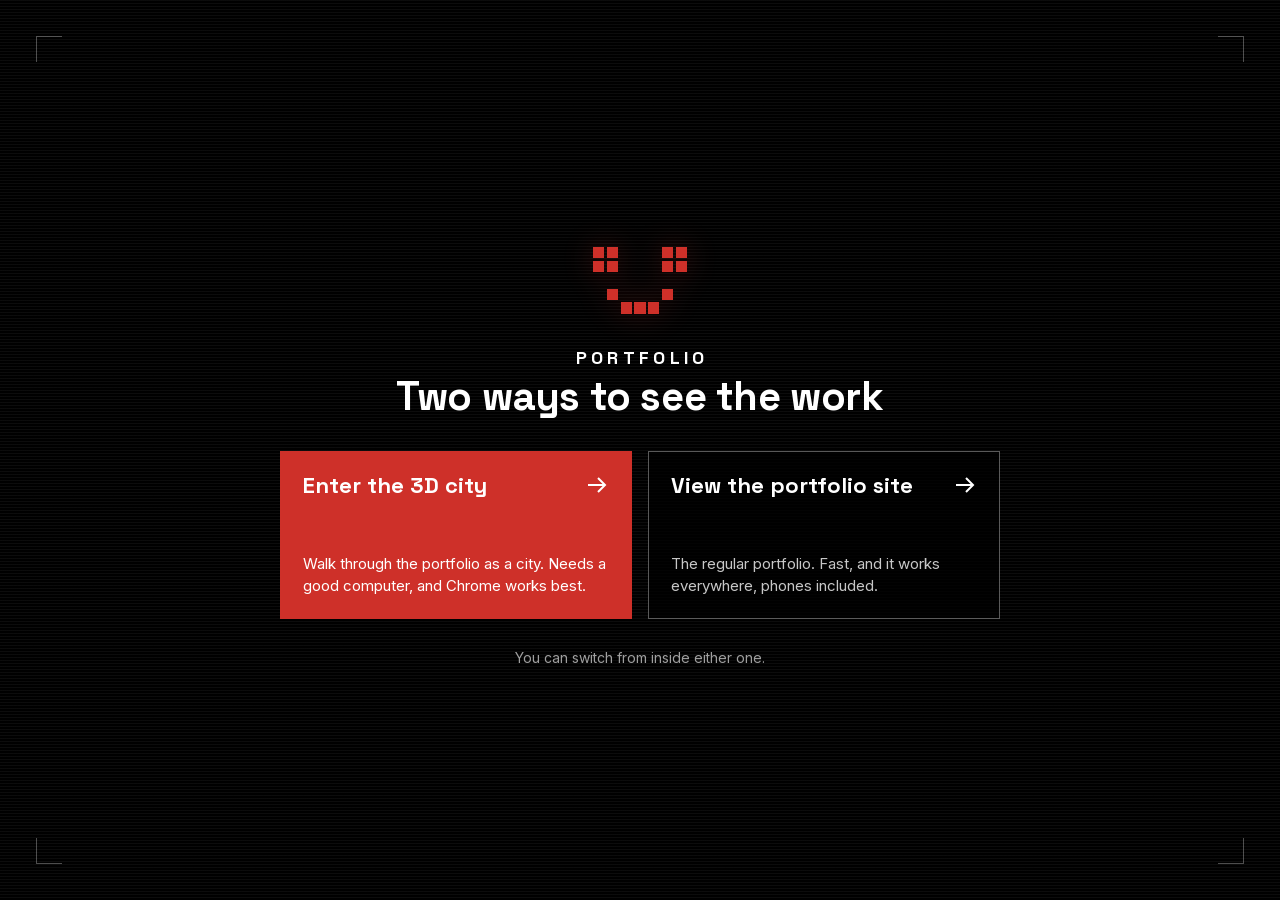
<file: index.html>
<!doctype html>
<html lang="en">
<head>
<meta charset="UTF-8">
<meta name="viewport" content="width=device-width, initial-scale=1, viewport-fit=cover">
<meta name="color-scheme" content="dark">
<meta name="theme-color" content="#000000">
<meta name="description" content="Choose the 3D city or the regular portfolio site.">
<link rel="icon" href="data:,">
<title>Portfolio</title>
<style>
@font-face{font-family:"Space Grotesk";font-weight:700;font-display:swap;src:url([data-uri]) format("woff2")}
@font-face{font-family:"Inter";font-weight:400;font-display:swap;src:url([data-uri]) format("woff2")}

:root{--red:#ce3029;--sg:"Space Grotesk",system-ui,sans-serif;--in:"Inter",system-ui,sans-serif}
*{box-sizing:border-box}
html{background:#000;color:#fff;-webkit-text-size-adjust:100%}
body{margin:0;min-height:100vh;min-height:100dvh;display:grid;place-items:center;font:400 1rem/1.5 var(--in);padding:max(24px,env(safe-area-inset-top)) max(20px,env(safe-area-inset-right)) max(24px,env(safe-area-inset-bottom)) max(20px,env(safe-area-inset-left))}

/* The loading screen's scanlines, sync bar and corner brackets, kept static and cheap. */
.fx{position:fixed;inset:0;pointer-events:none;overflow:hidden}
.fx::before{content:"";position:absolute;inset:0;opacity:.45;background:repeating-linear-gradient(rgba(255,255,255,.1) 0 1px,transparent 1px 3px)}
.fx i{position:absolute;left:0;right:0;top:-3px;height:1px;background:rgba(255,255,255,.2);animation:sync 4.6s linear infinite}
.fx b{position:absolute;inset:clamp(18px,4vmin,44px);border:1px solid rgba(255,255,255,.3);-webkit-mask:linear-gradient(#000 0 0) top left/26px 26px no-repeat,linear-gradient(#000 0 0) top right/26px 26px no-repeat,linear-gradient(#000 0 0) bottom left/26px 26px no-repeat,linear-gradient(#000 0 0) bottom right/26px 26px no-repeat;mask:linear-gradient(#000 0 0) top left/26px 26px no-repeat,linear-gradient(#000 0 0) top right/26px 26px no-repeat,linear-gradient(#000 0 0) bottom left/26px 26px no-repeat,linear-gradient(#000 0 0) bottom right/26px 26px no-repeat}
@keyframes sync{to{transform:translateY(100vh)}}

main{position:relative;display:flex;flex-direction:column;align-items:center;width:100%;max-width:720px;text-align:center}

.face{width:clamp(88px,20vmin,152px);aspect-ratio:11/7;margin-bottom:20px;filter:drop-shadow(0 0 14px rgba(206,48,41,.28))}
.face svg{display:block;width:100%;height:100%}
.face path{fill:var(--red)}
.blink,.smile{opacity:0}
.idle{animation:idle 5s step-end infinite}
.blink{animation:blink 5s step-end infinite}
@keyframes idle{0%{opacity:1}92%{opacity:0}95%{opacity:1}}
@keyframes blink{0%{opacity:0}92%{opacity:1}95%{opacity:0}}
main:has(.choice:hover,.choice:focus-visible) :is(.idle,.blink){animation:none;opacity:0}
main:has(.choice:hover,.choice:focus-visible) .smile{opacity:1}

.mark{margin:0 0 8px;font:700 1.125rem/1 var(--sg);letter-spacing:.24em;padding-left:.24em}
h1{margin:0 0 32px;font:700 clamp(1.625rem,5vw,2.5rem)/1.1 var(--sg);letter-spacing:-.01em;text-wrap:balance}

.choices{display:grid;grid-template-columns:1fr 1fr;gap:16px;width:100%;text-align:left}
.choice{display:flex;flex-direction:column;justify-content:space-between;gap:20px;min-height:168px;padding:20px 22px;color:#fff;text-decoration:none;background:rgba(0,0,0,.72);border:1px solid rgba(255,255,255,.35);transition:border-color .15s,background-color .15s}
.choice:focus-visible{outline:3px solid #fff;outline-offset:3px}
.go-city{background:var(--red);border-color:var(--red)}
.top{display:flex;align-items:center;justify-content:space-between;gap:16px;font:700 1.375rem/1.2 var(--sg)}
.top svg{flex:none;width:24px;height:24px;transition:transform .15s}
.note{display:block;max-width:34ch;color:rgba(255,255,255,.78);font-size:.9375rem}
.go-city .note{color:#fff}
.phone{display:none}
@media (hover:hover){
  .choice:hover{border-color:#fff}
  .choice:hover svg{transform:translateX(4px)}
}

.foot{margin:28px 0 0;color:rgba(255,255,255,.62);font-size:.875rem}

@media (max-width:700px),(pointer:coarse){
  body{place-items:start center}
  main{padding-top:max(0px,3vh)}
  .face{margin-bottom:16px}
  h1{margin-bottom:24px}
  .choices{grid-template-columns:1fr;gap:12px}
  .choice{min-height:96px;gap:12px}
  .go-v2{order:-1;background:var(--red);border-color:var(--red)}
  .go-v2 .note{color:#fff}
  .go-city{background:rgba(0,0,0,.72);border-color:rgba(255,255,255,.35)}
  .go-city .note{color:rgba(255,255,255,.78)}
  .phone{display:inline}
}

@media (prefers-reduced-motion:reduce){
  .fx i{display:none}
  .idle,.blink{animation:none}
  .idle{opacity:1}
  .choice,.top svg{transition:none}
}
</style>
</head>
<body>
<div class="fx" aria-hidden="true"><i></i><b></b></div>
<main>
  <div class="face" aria-hidden="true">
    <svg viewBox="0 0 11 7" shape-rendering="crispEdges"><path class="idle" d="M2.1 1.1h.8v.8h-.8zM3.1 1.1h.8v.8h-.8zM7.1 1.1h.8v.8h-.8zM8.1 1.1h.8v.8h-.8zM2.1 2.1h.8v.8h-.8zM3.1 2.1h.8v.8h-.8zM7.1 2.1h.8v.8h-.8zM8.1 2.1h.8v.8h-.8zM3.1 4.1h.8v.8h-.8zM7.1 4.1h.8v.8h-.8zM4.1 5.1h.8v.8h-.8zM5.1 5.1h.8v.8h-.8zM6.1 5.1h.8v.8h-.8z"/><path class="blink" d="M1.1 2.1h.8v.8h-.8zM2.1 2.1h.8v.8h-.8zM3.1 2.1h.8v.8h-.8zM7.1 2.1h.8v.8h-.8zM8.1 2.1h.8v.8h-.8zM9.1 2.1h.8v.8h-.8zM3.1 4.1h.8v.8h-.8zM7.1 4.1h.8v.8h-.8zM4.1 5.1h.8v.8h-.8zM5.1 5.1h.8v.8h-.8zM6.1 5.1h.8v.8h-.8z"/><path class="smile" d="M2.1 1.1h.8v.8h-.8zM8.1 1.1h.8v.8h-.8zM1.1 2.1h.8v.8h-.8zM3.1 2.1h.8v.8h-.8zM7.1 2.1h.8v.8h-.8zM9.1 2.1h.8v.8h-.8zM3.1 4.1h.8v.8h-.8zM4.1 4.1h.8v.8h-.8zM5.1 4.1h.8v.8h-.8zM6.1 4.1h.8v.8h-.8zM7.1 4.1h.8v.8h-.8zM4.1 5.1h.8v.8h-.8zM5.1 5.1h.8v.8h-.8zM6.1 5.1h.8v.8h-.8z"/></svg>
  </div>
  <p class="mark">PORTFOLIO</p>
  <h1>Two ways to see the work</h1>
  <div class="choices">
    <a class="choice go-city" href="city/index.html">
      <span class="top">Enter the 3D city<svg viewBox="0 0 24 24" aria-hidden="true"><path d="M3 12h17m-7-7 7 7-7 7" fill="none" stroke="currentColor" stroke-width="2"/></svg></span>
      <span class="note">Walk through the portfolio as a city. Needs a good computer, and Chrome works best.<span class="phone"> Not made for phones.</span></span>
    </a>
    <a class="choice go-v2" href="v2/index.html">
      <span class="top">View the portfolio site<svg viewBox="0 0 24 24" aria-hidden="true"><path d="M3 12h17m-7-7 7 7-7 7" fill="none" stroke="currentColor" stroke-width="2"/></svg></span>
      <span class="note">The regular portfolio. Fast, and it works everywhere, phones included.</span>
    </a>
  </div>
  <p class="foot">You can switch from inside either one.</p>
</main>
</body>
</html>
</file>
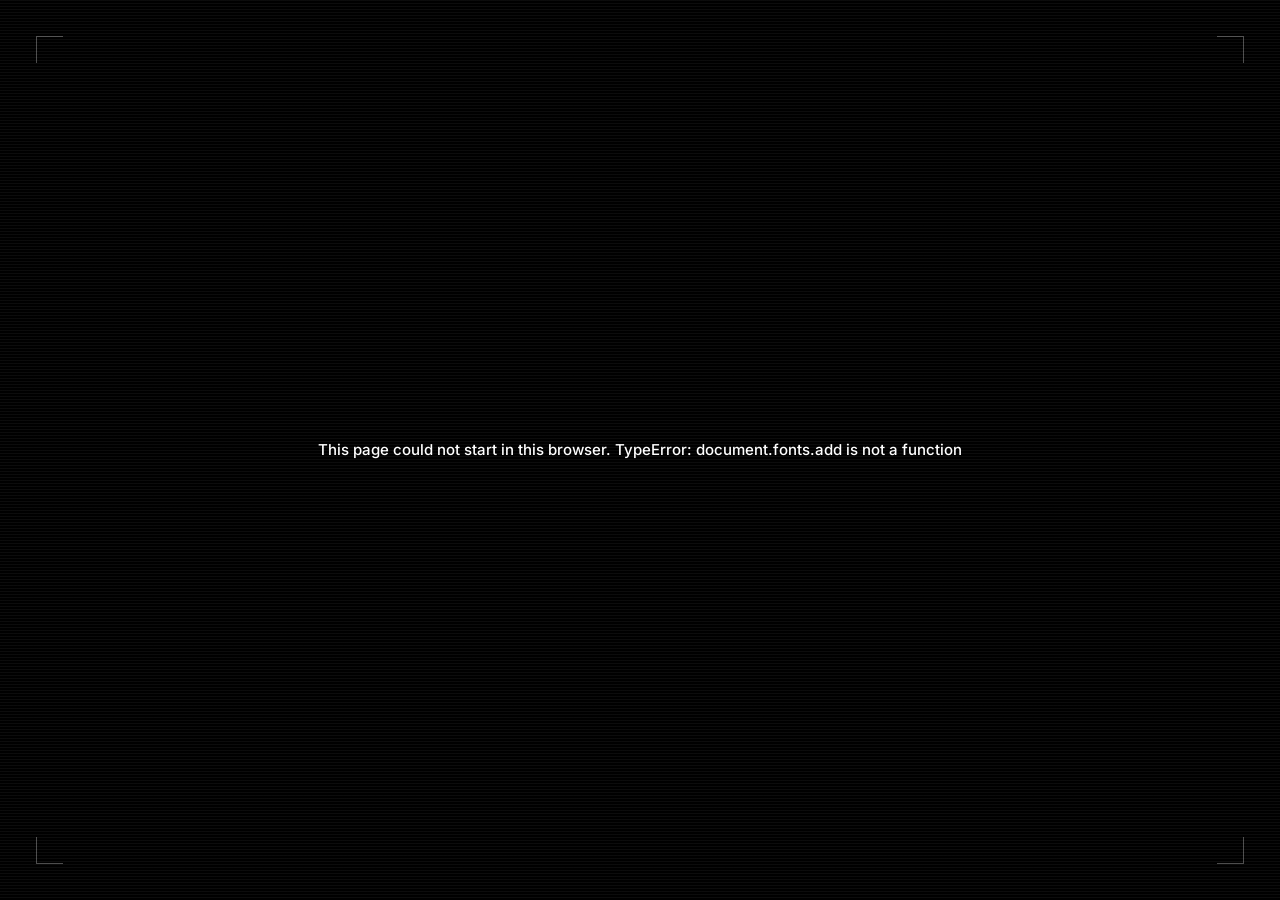
<file: city/index.html>
<!doctype html>
<html lang="en">
  <head>
    <meta charset="UTF-8" />
    <link rel="icon" type="image/svg+xml" href="data:," />
    <meta name="viewport" content="width=device-width, initial-scale=1.0" />
    <title>Portfolio</title>
    
    <link rel="stylesheet" crossorigin href="../assets/index-jk24NMjY.css">
  </head>
  <body>
    <div id="root"><div class="lds" role="status" aria-label="Loading"><div class="lds-grid"></div><div class="lds-sync"></div><div class="lds-corners" aria-hidden="true"><i></i><i></i><i></i><i></i></div></div></div>
  <script type="module">try{await import("../assets/index-BXkY_vga.js")}catch(e){console.error(e);const r=document.getElementById('root');r.innerHTML="<div class=\"lds\" role=\"alert\"><div class=\"lds-grid\"></div><div class=\"lds-sync\"></div><div class=\"lds-corners\" aria-hidden=\"true\"><i></i><i></i><i></i><i></i></div><p style=\"position:relative;margin:0 24px;color:#fff;font:500 15px/1.6 Inter,system-ui,sans-serif;text-align:center\"></p></div>";r.querySelector('p').textContent='This page could not start in this browser. '+e}</script></body>
</html>
</file>
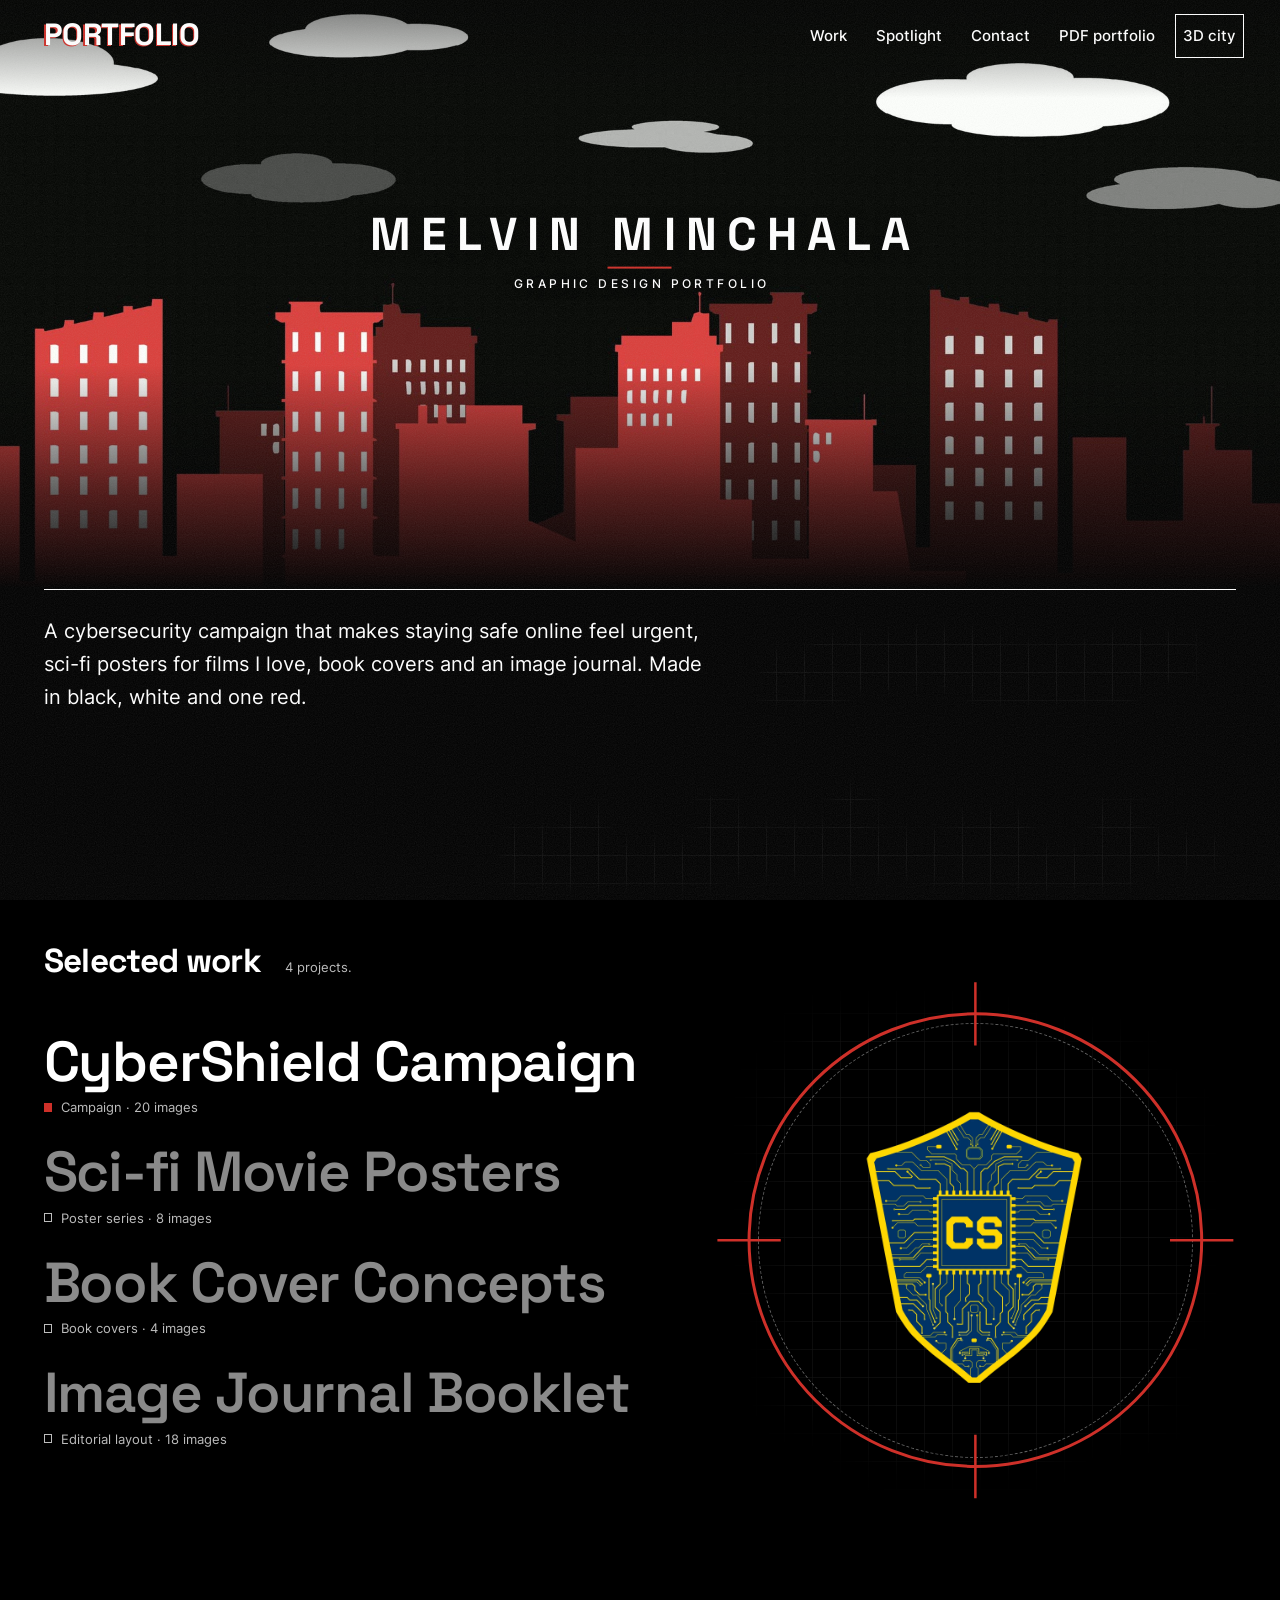
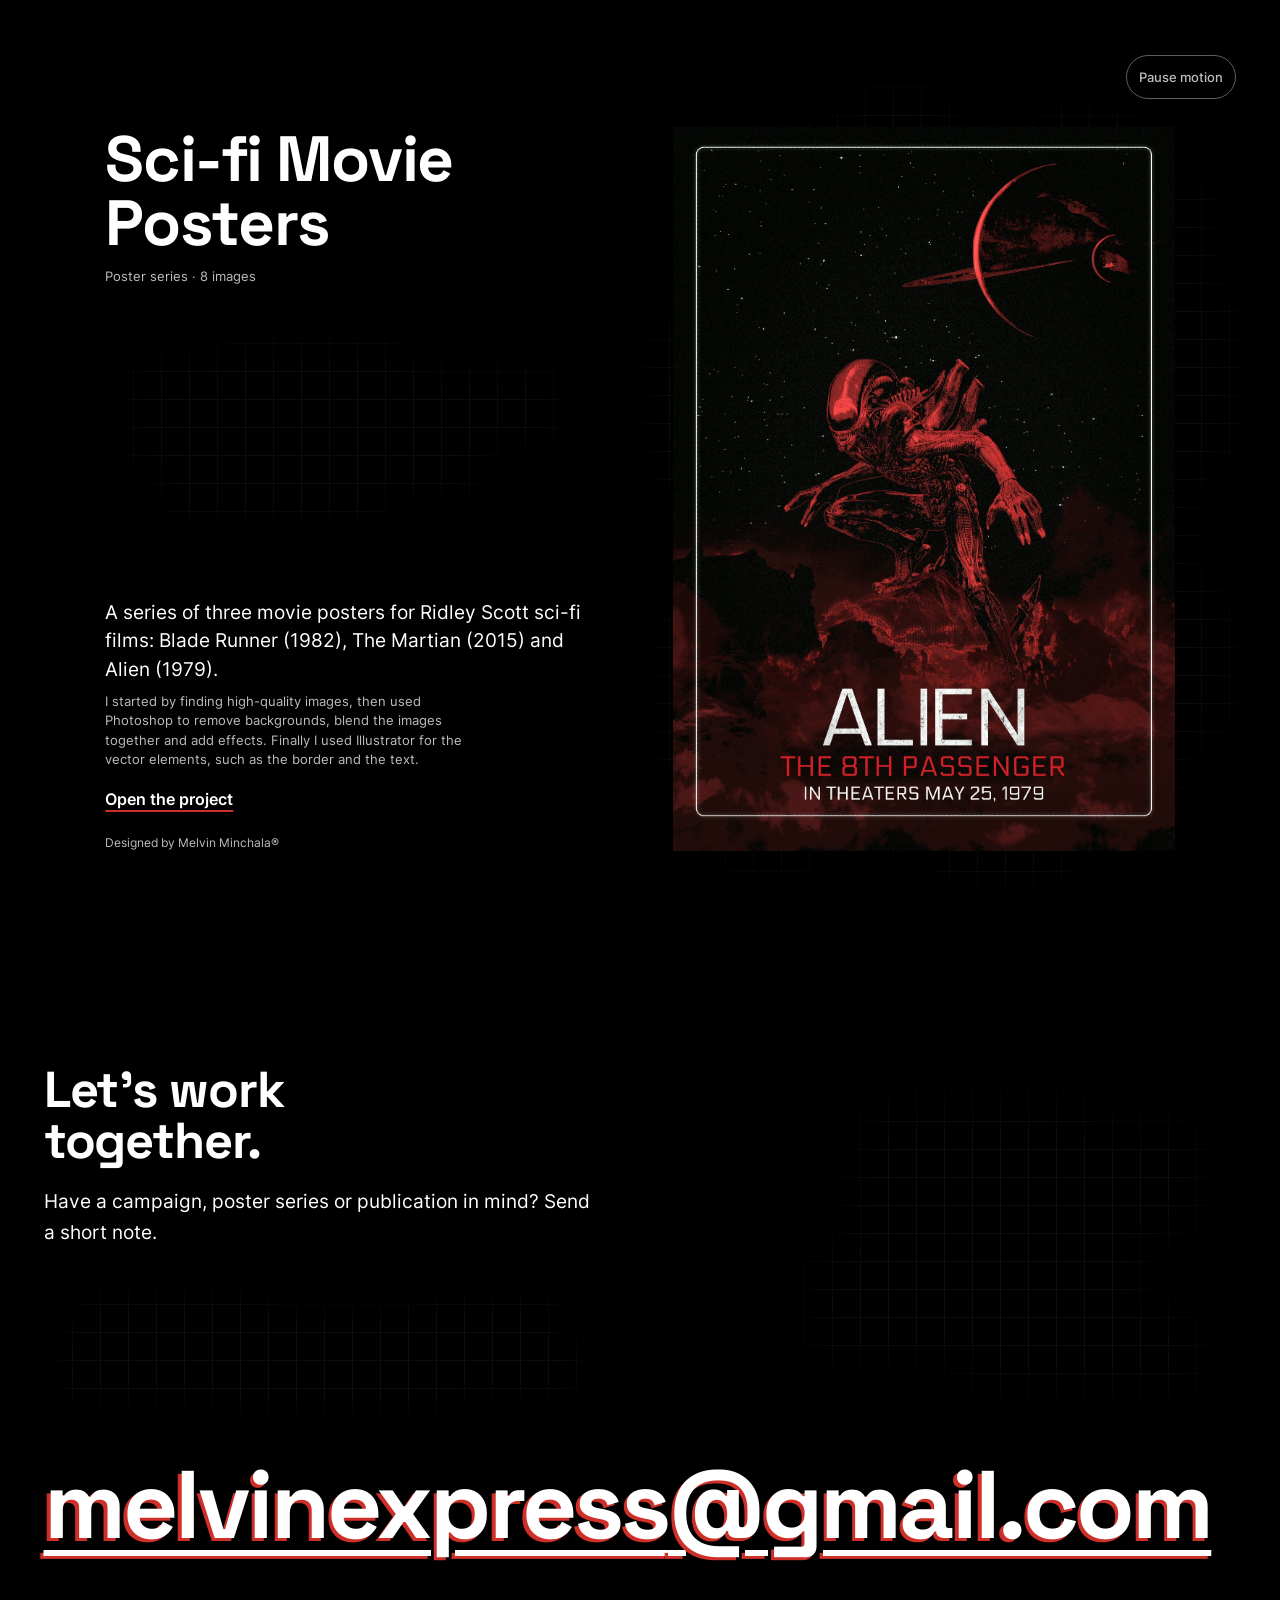
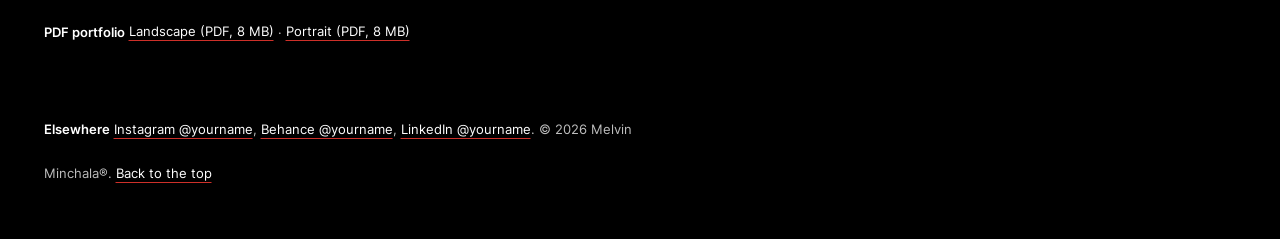
<file: v2/index.html>
<!doctype html>
<html lang="en">
<head>
  <meta charset="utf-8">
  <meta name="viewport" content="width=device-width, initial-scale=1">
  <link rel="icon" href="data:,">
  <title>Portfolio</title>
  <meta name="description" content="">
  <link rel="stylesheet" href="css/grid.css">
  <link rel="stylesheet" href="css/a.css">
  <link rel="stylesheet" href="css/a-header.css">
  <link rel="stylesheet" href="css/pitch.css">
  <script src="js/frame.js"></script>
</head>
<body>
  <header class="hero" id="top">
    <div class="a-header">
      <h1 class="a-name" data-site="brand"></h1>
      <nav class="a-nav" aria-label="Sections">
        <a href="#work" data-site="nav.work"></a>
        <a href="#spotlight" data-site="nav.spotlight"></a>
        <a href="#contact" data-site="nav.contact"></a>
        <a href="#pdf">PDF portfolio</a>
        <a class="a-city" href="../city/index.html">3D city</a>
      </nav>
    </div>

    <figure class="banner" id="banner">
      <img id="banner-img" alt="">
      <div class="banner-empty" aria-hidden="true">
        <p class="banner-label">Your hero banner <span>(1920 × 1080)</span></p>
        <p class="banner-path" id="banner-path"></p>
      </div>
    </figure>
    <div class="hero-title">
      <p class="hero-name" data-site="hero.title"></p>
      <span class="hero-rule" aria-hidden="true"></span>
      <p class="hero-role" data-site="hero.subtitle"></p>
    </div>

  </header>
  <div class="pitch" id="pitch"><span class="grid-field grid-field--pitch" data-fit="x" data-from=".pitch-support" aria-hidden="true"><span class="grid-field-lit"></span></span></div>

  <main>
    <section class="work" id="work" aria-labelledby="work-title">
      <span class="grid-field grid-field--pause" aria-hidden="true"><span class="grid-field-lit"></span></span>
      <div class="work-head">
        <h2 id="work-title" data-site="work.title"></h2>
        <p class="fine" id="work-count"></p>
      </div>
      <div class="index" id="index">
        <ul class="titles" id="titles"></ul>
        <a class="scope" id="scope" tabindex="-1" aria-hidden="true"><span class="grid-field grid-field--scope"><span class="grid-field-lit"></span></span></a>
      </div>
      <noscript><p class="fine">Turn on JavaScript to see the work and the contact details.</p></noscript>
    </section>

    <section class="spotlight" id="spotlight" aria-labelledby="spot-title">
      <div class="spot-stage">
        <div class="spot-art" id="spot-art">
          <span class="grid-field grid-field--spot" id="spot-grid" aria-hidden="true"><span class="grid-field-lit"></span></span>
          <img id="spot-img" alt="">
        </div>
        <span class="grid-field grid-field--plate" data-fit="y" data-from="#spot-meta" data-to="#spot-summary" data-span=".spot-plate" aria-hidden="true"><span class="grid-field-lit"></span></span>
        <p class="spot-miss" id="spot-miss" aria-hidden="true"></p>
        <div class="spot-plate">
          <h2 id="spot-title"></h2>
          <p class="fine" id="spot-meta"></p>
          <p class="spot-summary" id="spot-summary"></p>
          <p class="fine spot-approach" id="spot-approach"></p>
          <a class="spot-link" id="spot-link" data-site="spotlight.linkLabel"></a>
          <p class="credits-line" id="spot-credit"></p>
        </div>
        <button class="spot-pause" id="spot-pause" type="button" aria-pressed="false">Pause motion</button>
      </div>
    </section>

    <section class="contact" id="contact" aria-labelledby="contact-title">
      <span class="grid-field grid-field--contact" aria-hidden="true"><span class="grid-field-lit"></span></span>
      <span class="grid-field grid-field--bio" data-fit="y" data-from=".bio" data-to=".mail" aria-hidden="true"><span class="grid-field-lit"></span></span>
      <span class="grid-field grid-field--mail" data-fit="x" data-from=".mail" aria-hidden="true"><span class="grid-field-lit"></span></span>
      <h2 id="contact-title" data-site="contact.headline"></h2>
      <p class="bio" data-site="contact.bio"></p>
      <p class="mail-line"><a class="mail" data-email="split"></a></p>
      <p class="turnaround" data-site="contact.turnaround"></p>
      <p class="small-print" id="pdf">
        <strong>PDF portfolio</strong>
        <a href="pdf/Melvin-Minchala-Portfolio-2026-Landscape.pdf" target="_blank" rel="noopener">Landscape (PDF, 8 MB)</a>
        ·
        <a href="pdf/Melvin-Minchala-Portfolio-2026-Portrait.pdf" target="_blank" rel="noopener">Portrait (PDF, 8 MB)</a>
      </p>
      <p class="small-print">
        <strong data-site="contact.elsewhereLabel"></strong>
        <span id="social"></span>
        <span id="copyright"></span>
        <a href="#top" data-site="contact.backToTop"></a>
      </p>
    </section>
  </main>
  <a class="pin-mail" data-email></a>

  <svg class="target" id="target" width="1" height="1" aria-hidden="true" focusable="false">
    <g id="t-mark">
      <circle class="t-ring" id="t-ring" r="0"></circle>
      <circle class="t-inner" id="t-inner" r="0"></circle>
      <circle class="t-dot" id="t-dot" r="0"></circle>
      <g id="t-cross"><path class="t-cross" id="t-cross-path"></path></g>
    </g>
  </svg>

  <script src="content.js"></script>
  <script src="js/works.js"></script>
  <script src="js/grid.js"></script>
  <script src="js/a.js"></script>
  <script src="js/pitch.js"></script>
</body>
</html>
</file>
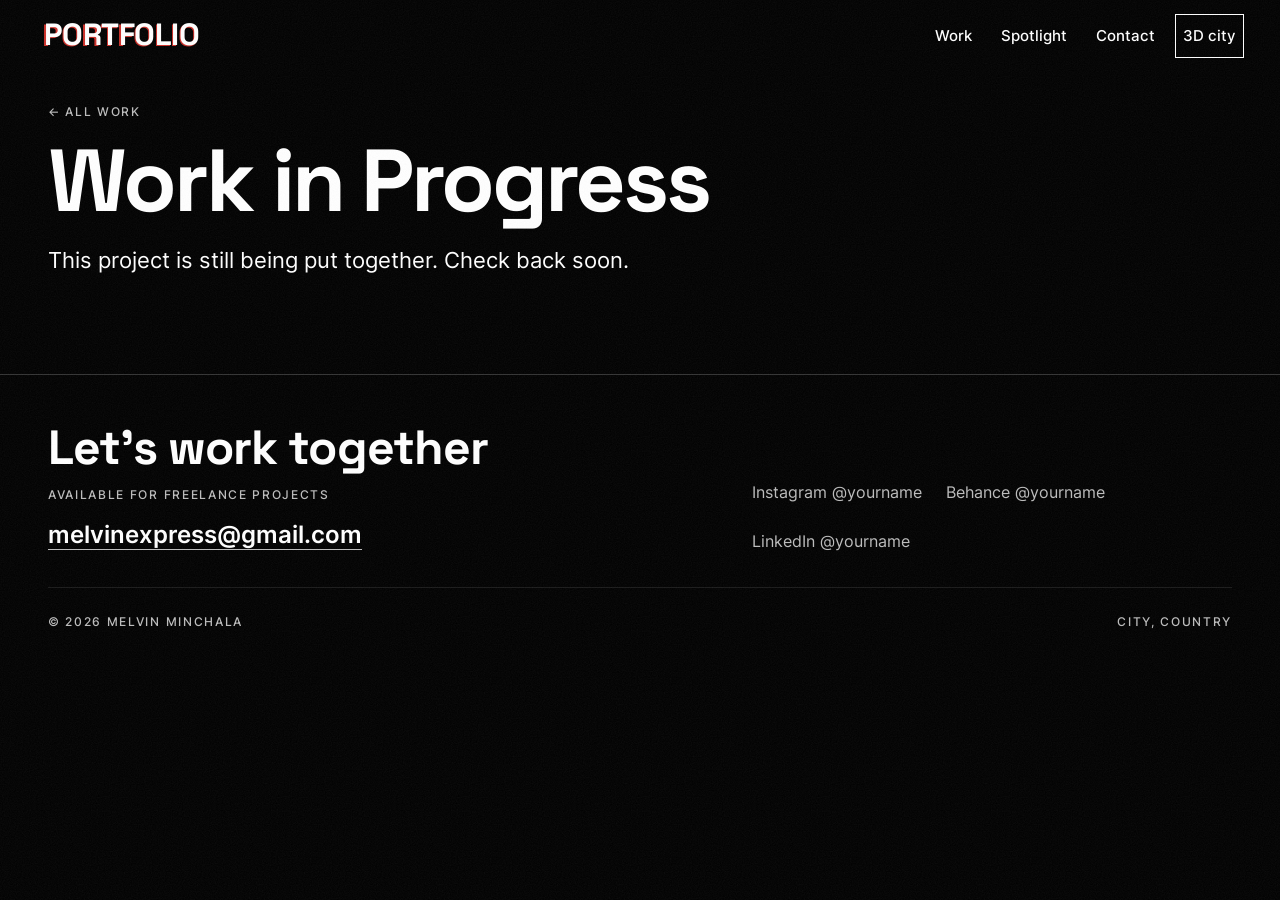
<file: v2/project.html>
<!doctype html>
<html lang="en">
<head>
  <meta charset="utf-8">
  <meta name="viewport" content="width=device-width, initial-scale=1">
  <link rel="icon" href="data:,">
  <title>Project — Your Name</title>
  <meta name="description" content="Project details from the portfolio of Your Name.">
  <link rel="stylesheet" href="css/style.css">
  <link rel="stylesheet" href="css/a-header.css">
  <link rel="stylesheet" href="css/grid.css">
  <script src="js/frame.js"></script>
  <script src="content.js"></script>
  <script src="js/works.js" defer></script>
  <script src="js/grid.js" defer></script>
  <script src="js/main.js" defer></script>
  <script>
    /* Names, emails and the header brand follow content.js. Runs after the deferred main.js has rendered the project. */
    document.addEventListener("DOMContentLoaded", function () {
      var SITE = window.SITE || {};
      var name = SITE.name || "Your Name";
      var email = SITE.email || "hello@yourname.com";
      document.title = document.title.replace("Your Name", name);
      var walker = document.createTreeWalker(document.body, NodeFilter.SHOW_TEXT);
      for (var n; (n = walker.nextNode());) {
        if (/Your Name|hello@yourname\.com/.test(n.nodeValue)) n.nodeValue = n.nodeValue.replace(/Your Name/g, name).replace(/hello@yourname\.com/g, email);
      }
      document.querySelectorAll('a[href="mailto:hello@yourname.com"]').forEach(function (a) { a.href = "mailto:" + email; });
      if (SITE.brand) document.querySelector(".a-name").textContent = SITE.brand;
    });
  </script>
</head>
<body>
  <a class="skip-link" href="#main">Skip to content</a>
  <header class="a-header">
    <a class="a-name" href="index.html#top">Portfolio</a>
    <nav class="a-nav" aria-label="Sections">
      <a href="index.html#work">Work</a>
      <a href="index.html#spotlight">Spotlight</a>
      <a href="index.html#contact">Contact</a>
      <a class="a-city" href="../city/index.html">3D city</a>
    </nav>
  </header>

  <main id="main" tabindex="-1">
    <noscript><p class="notice">Turn on JavaScript to browse the work, or email <a href="mailto:hello@yourname.com">hello@yourname.com</a>.</p></noscript>
    <div data-project></div>
    <noscript><p><a class="button" href="index.html#work">See all work</a></p></noscript>
  </main>

  <footer class="site-footer">
    <div>
      <h2>Let’s work together</h2>
      <p class="label">Available for freelance projects</p>
      <a class="footer-email" href="mailto:hello@yourname.com">hello@yourname.com</a>
    </div>
    <ul class="socials" aria-label="Social links">
      <li><a href="#">Instagram @yourname</a></li>
      <li><a href="#">Behance @yourname</a></li>
      <li><a href="#">LinkedIn @yourname</a></li>
    </ul>
    <div class="footer-meta">
      <p class="label">© 2026 Your Name</p>
      <p class="label">City, Country</p>
    </div>
  </footer>
</body>
</html>
</file>
<file: assets/index-jk24NMjY.css>
@font-face{font-family:Space Grotesk;font-style:normal;font-display:swap;font-weight:500;src:url(./space-grotesk-vietnamese-500-normal-BmEvtly_.woff2)format("woff2"),url(./space-grotesk-vietnamese-500-normal-BTqKIpxg.woff)format("woff");unicode-range:U+102-103,U+110-111,U+128-129,U+168-169,U+1A0-1A1,U+1AF-1B0,U+300-301,U+303-304,U+308-309,U+323,U+329,U+1EA0-1EF9,U+20AB}@font-face{font-family:Space Grotesk;font-style:normal;font-display:swap;font-weight:500;src:url(./space-grotesk-latin-ext-500-normal-DUe3BAxM.woff2)format("woff2"),url(./space-grotesk-latin-ext-500-normal-3dgZTiw9.woff)format("woff");unicode-range:U+100-2BA,U+2BD-2C5,U+2C7-2CC,U+2CE-2D7,U+2DD-2FF,U+304,U+308,U+329,U+1D00-1DBF,U+1E00-1E9F,U+1EF2-1EFF,U+2020,U+20A0-20AB,U+20AD-20C0,U+2113,U+2C60-2C7F,U+A720-A7FF}@font-face{font-family:Space Grotesk;font-style:normal;font-display:swap;font-weight:500;src:url(./space-grotesk-latin-500-normal-lFbtlQH6.woff2)format("woff2"),url(./space-grotesk-latin-500-normal-CNSSEhBt.woff)format("woff");unicode-range:U+??,U+131,U+152-153,U+2BB-2BC,U+2C6,U+2DA,U+2DC,U+304,U+308,U+329,U+2000-206F,U+20AC,U+2122,U+2191,U+2193,U+2212,U+2215,U+FEFF,U+FFFD}@font-face{font-family:Space Grotesk;font-style:normal;font-display:swap;font-weight:700;src:url(./space-grotesk-vietnamese-700-normal-DMty7AZE.woff2)format("woff2"),url(./space-grotesk-vietnamese-700-normal-Duxec5Rn.woff)format("woff");unicode-range:U+102-103,U+110-111,U+128-129,U+168-169,U+1A0-1A1,U+1AF-1B0,U+300-301,U+303-304,U+308-309,U+323,U+329,U+1EA0-1EF9,U+20AB}@font-face{font-family:Space Grotesk;font-style:normal;font-display:swap;font-weight:700;src:url(./space-grotesk-latin-ext-700-normal-BQnZhY3m.woff2)format("woff2"),url(./space-grotesk-latin-ext-700-normal-HVCqSBdx.woff)format("woff");unicode-range:U+100-2BA,U+2BD-2C5,U+2C7-2CC,U+2CE-2D7,U+2DD-2FF,U+304,U+308,U+329,U+1D00-1DBF,U+1E00-1E9F,U+1EF2-1EFF,U+2020,U+20A0-20AB,U+20AD-20C0,U+2113,U+2C60-2C7F,U+A720-A7FF}@font-face{font-family:Space Grotesk;font-style:normal;font-display:swap;font-weight:700;src:url(./space-grotesk-latin-700-normal-RjhwGPKo.woff2)format("woff2"),url(./space-grotesk-latin-700-normal-CwsQ-cCU.woff)format("woff");unicode-range:U+??,U+131,U+152-153,U+2BB-2BC,U+2C6,U+2DA,U+2DC,U+304,U+308,U+329,U+2000-206F,U+20AC,U+2122,U+2191,U+2193,U+2212,U+2215,U+FEFF,U+FFFD}@font-face{font-family:Inter;font-style:normal;font-display:swap;font-weight:400;src:url(./inter-cyrillic-ext-400-normal-BQZuk6qB.woff2)format("woff2"),url(./inter-cyrillic-ext-400-normal-DQukG94-.woff)format("woff");unicode-range:U+460-52F,U+1C80-1C8A,U+20B4,U+2DE0-2DFF,U+A640-A69F,U+FE2E-FE2F}@font-face{font-family:Inter;font-style:normal;font-display:swap;font-weight:400;src:url(./inter-cyrillic-400-normal-obahsSVq.woff2)format("woff2"),url(./inter-cyrillic-400-normal-HOLc17fK.woff)format("woff");unicode-range:U+301,U+400-45F,U+490-491,U+4B0-4B1,U+2116}@font-face{font-family:Inter;font-style:normal;font-display:swap;font-weight:400;src:url(./inter-greek-ext-400-normal-DGGRlc-M.woff2)format("woff2"),url(./inter-greek-ext-400-normal-KugGGMne.woff)format("woff");unicode-range:U+1F??}@font-face{font-family:Inter;font-style:normal;font-display:swap;font-weight:400;src:url(./inter-greek-400-normal-B4URO6DV.woff2)format("woff2"),url(./inter-greek-400-normal-q2sYcFCs.woff)format("woff");unicode-range:U+370-377,U+37A-37F,U+384-38A,U+38C,U+38E-3A1,U+3A3-3FF}@font-face{font-family:Inter;font-style:normal;font-display:swap;font-weight:400;src:url(./inter-vietnamese-400-normal-DMkecbls.woff2)format("woff2"),url(./inter-vietnamese-400-normal-Bbgyi5SW.woff)format("woff");unicode-range:U+102-103,U+110-111,U+128-129,U+168-169,U+1A0-1A1,U+1AF-1B0,U+300-301,U+303-304,U+308-309,U+323,U+329,U+1EA0-1EF9,U+20AB}@font-face{font-family:Inter;font-style:normal;font-display:swap;font-weight:400;src:url(./inter-latin-ext-400-normal-C1nco2VV.woff2)format("woff2"),url(./inter-latin-ext-400-normal-77YHD8bZ.woff)format("woff");unicode-range:U+100-2BA,U+2BD-2C5,U+2C7-2CC,U+2CE-2D7,U+2DD-2FF,U+304,U+308,U+329,U+1D00-1DBF,U+1E00-1E9F,U+1EF2-1EFF,U+2020,U+20A0-20AB,U+20AD-20C0,U+2113,U+2C60-2C7F,U+A720-A7FF}@font-face{font-family:Inter;font-style:normal;font-display:swap;font-weight:400;src:url(./inter-latin-400-normal-C38fXH4l.woff2)format("woff2"),url(./inter-latin-400-normal-CyCys3Eg.woff)format("woff");unicode-range:U+??,U+131,U+152-153,U+2BB-2BC,U+2C6,U+2DA,U+2DC,U+304,U+308,U+329,U+2000-206F,U+20AC,U+2122,U+2191,U+2193,U+2212,U+2215,U+FEFF,U+FFFD}@font-face{font-family:Inter;font-style:normal;font-display:swap;font-weight:500;src:url(./inter-cyrillic-ext-500-normal-B0yAr1jD.woff2)format("woff2"),url(./inter-cyrillic-ext-500-normal-BmqWE9Dz.woff)format("woff");unicode-range:U+460-52F,U+1C80-1C8A,U+20B4,U+2DE0-2DFF,U+A640-A69F,U+FE2E-FE2F}@font-face{font-family:Inter;font-style:normal;font-display:swap;font-weight:500;src:url(./inter-cyrillic-500-normal-BasfLYem.woff2)format("woff2"),url(./inter-cyrillic-500-normal-CxZf_p3X.woff)format("woff");unicode-range:U+301,U+400-45F,U+490-491,U+4B0-4B1,U+2116}@font-face{font-family:Inter;font-style:normal;font-display:swap;font-weight:500;src:url(./inter-greek-ext-500-normal-C4iEst2y.woff2)format("woff2"),url(./inter-greek-ext-500-normal-2j5mBUwD.woff)format("woff");unicode-range:U+1F??}@font-face{font-family:Inter;font-style:normal;font-display:swap;font-weight:500;src:url(./inter-greek-500-normal-BIZE56-Y.woff2)format("woff2"),url(./inter-greek-500-normal-Xzm54t5V.woff)format("woff");unicode-range:U+370-377,U+37A-37F,U+384-38A,U+38C,U+38E-3A1,U+3A3-3FF}@font-face{font-family:Inter;font-style:normal;font-display:swap;font-weight:500;src:url(./inter-vietnamese-500-normal-DOriooB6.woff2)format("woff2"),url(./inter-vietnamese-500-normal-mJboJaSs.woff)format("woff");unicode-range:U+102-103,U+110-111,U+128-129,U+168-169,U+1A0-1A1,U+1AF-1B0,U+300-301,U+303-304,U+308-309,U+323,U+329,U+1EA0-1EF9,U+20AB}@font-face{font-family:Inter;font-style:normal;font-display:swap;font-weight:500;src:url(./inter-latin-ext-500-normal-CV4jyFjo.woff2)format("woff2"),url(./inter-latin-ext-500-normal-BxGbmqWO.woff)format("woff");unicode-range:U+100-2BA,U+2BD-2C5,U+2C7-2CC,U+2CE-2D7,U+2DD-2FF,U+304,U+308,U+329,U+1D00-1DBF,U+1E00-1E9F,U+1EF2-1EFF,U+2020,U+20A0-20AB,U+20AD-20C0,U+2113,U+2C60-2C7F,U+A720-A7FF}@font-face{font-family:Inter;font-style:normal;font-display:swap;font-weight:500;src:url(./inter-latin-500-normal-Cerq10X2.woff2)format("woff2"),url(./inter-latin-500-normal-BL9OpVg8.woff)format("woff");unicode-range:U+??,U+131,U+152-153,U+2BB-2BC,U+2C6,U+2DA,U+2DC,U+304,U+308,U+329,U+2000-206F,U+20AC,U+2122,U+2191,U+2193,U+2212,U+2215,U+FEFF,U+FFFD}@font-face{font-family:Inter;font-style:normal;font-display:swap;font-weight:600;src:url(./inter-cyrillic-ext-600-normal-Dfes3d0z.woff2)format("woff2"),url(./inter-cyrillic-ext-600-normal-Bcila6Z-.woff)format("woff");unicode-range:U+460-52F,U+1C80-1C8A,U+20B4,U+2DE0-2DFF,U+A640-A69F,U+FE2E-FE2F}@font-face{font-family:Inter;font-style:normal;font-display:swap;font-weight:600;src:url(./inter-cyrillic-600-normal-CWCymEST.woff2)format("woff2"),url(./inter-cyrillic-600-normal-4D_pXhcN.woff)format("woff");unicode-range:U+301,U+400-45F,U+490-491,U+4B0-4B1,U+2116}@font-face{font-family:Inter;font-style:normal;font-display:swap;font-weight:600;src:url(./inter-greek-ext-600-normal-DRtmH8MT.woff2)format("woff2"),url(./inter-greek-ext-600-normal-B8X0CLgF.woff)format("woff");unicode-range:U+1F??}@font-face{font-family:Inter;font-style:normal;font-display:swap;font-weight:600;src:url(./inter-greek-600-normal-plRanbMR.woff2)format("woff2"),url(./inter-greek-600-normal-BZpKdvQh.woff)format("woff");unicode-range:U+370-377,U+37A-37F,U+384-38A,U+38C,U+38E-3A1,U+3A3-3FF}@font-face{font-family:Inter;font-style:normal;font-display:swap;font-weight:600;src:url(./inter-vietnamese-600-normal-Cc8MFFhd.woff2)format("woff2"),url(./inter-vietnamese-600-normal-BuLX-rYi.woff)format("woff");unicode-range:U+102-103,U+110-111,U+128-129,U+168-169,U+1A0-1A1,U+1AF-1B0,U+300-301,U+303-304,U+308-309,U+323,U+329,U+1EA0-1EF9,U+20AB}@font-face{font-family:Inter;font-style:normal;font-display:swap;font-weight:600;src:url(./inter-latin-ext-600-normal-D2bJ5OIk.woff2)format("woff2"),url(./inter-latin-ext-600-normal-CIVaiw4L.woff)format("woff");unicode-range:U+100-2BA,U+2BD-2C5,U+2C7-2CC,U+2CE-2D7,U+2DD-2FF,U+304,U+308,U+329,U+1D00-1DBF,U+1E00-1E9F,U+1EF2-1EFF,U+2020,U+20A0-20AB,U+20AD-20C0,U+2113,U+2C60-2C7F,U+A720-A7FF}@font-face{font-family:Inter;font-style:normal;font-display:swap;font-weight:600;src:url(./inter-latin-600-normal-LgqL8muc.woff2)format("woff2"),url(./inter-latin-600-normal-CiBQ2DWP.woff)format("woff");unicode-range:U+??,U+131,U+152-153,U+2BB-2BC,U+2C6,U+2DA,U+2DC,U+304,U+308,U+329,U+2000-206F,U+20AC,U+2122,U+2191,U+2193,U+2212,U+2215,U+FEFF,U+FFFD}html,body,#root{width:100%;height:100%;margin:0;overflow:hidden}html,body{overscroll-behavior-x:none}#readout,#quality-perf{box-sizing:border-box;color:#fff;font-variant-numeric:tabular-nums;letter-spacing:.04em;white-space:pre;clip-path:polygon(6px 0,100% 0,100% calc(100% - 6px),calc(100% - 6px) 100%,0 100%,0 6px);pointer-events:none;background:#000000b8;height:24px;padding:0 10px;font:500 11px/24px Inter,sans-serif;position:absolute;bottom:8px;right:8px}#readout:before{content:"";vertical-align:1px;background:#ce3029;width:6px;height:6px;margin-right:8px;display:inline-block}#readout[hidden]{display:none}#quality-perf{bottom:36px}.hud{--sg:"Space Grotesk", sans-serif;--in:"Inter", sans-serif;--r:#ce3029;--ease:cubic-bezier(.7, 0, .2, 1);--pop:cubic-bezier(.2, .8, .2, 1);--u:clamp(1px, calc(100vw / 1470), 1.7px);--bs:1;--bu:calc(var(--u) * var(--bs));pointer-events:none;color:#000;font:400 16px/1.5 var(--in);font-synthesis:none;-webkit-font-smoothing:antialiased;position:absolute;inset:0}.hud *,.hud :before,.hud :after{box-sizing:border-box}.hud b,.hud strong{font-weight:inherit}.hud h1,.hud h2,.hud p,.hud ol,.hud ul{margin:0;padding:0}.hud ol,.hud ul{list-style:none}.hud a{color:inherit;text-decoration:none}.hud button{all:unset;box-sizing:border-box;cursor:pointer}.hud .site-switch{z-index:1;pointer-events:auto;color:#fff;min-height:44px;font:500 12px/1 var(--sg);letter-spacing:.1em;text-transform:uppercase;background:#000;border:1px solid #fff;align-items:center;gap:12px;padding:0 16px;display:inline-flex;position:fixed;bottom:56px;right:16px}.hud .site-switch:hover{border-color:var(--r);background:var(--r)}.hud .site-switch:focus-visible{outline:2px solid var(--r);outline-offset:4px}.hud:has(~.pw.is-open) .site-switch{visibility:hidden}.hud .depth{pointer-events:none;width:100%;height:100%;display:block;position:absolute;inset:0}.hud .depth[hidden]{display:none}.hud .brand{z-index:1;font:700 calc(18 * var(--bu))/1 var(--sg);letter-spacing:.24em;white-space:nowrap;transition:opacity .2s var(--ease) .2s, visibility 0s;position:absolute;top:0;left:0}:is(.hud:has(~.pw.is-open) .brand,.hud:has(~.dv.is-open) .r3){opacity:0;visibility:hidden;transition:opacity .2s var(--ease), visibility 0s .2s}.hud .bb{width:calc(16px + 206 * var(--bu));height:calc(52 * var(--bu));pointer-events:auto;cursor:pointer;display:block;position:relative}.hud .bb:focus-visible{outline:max(2px, calc(2 * var(--u))) solid var(--r);outline-offset:max(4px, calc(4 * var(--u)))}.hud .bb>span,.hud .bb .scr,.hud .bb .word,.hud .bb i,.hud .bb svg{display:block;position:absolute}.hud .bb .rail{width:16px;height:calc(52 * var(--bu));clip-path:polygon(8px 0,100% 0,100% 100%,8px 100%,0 calc(100% - 8px),0 8px);background:#000000d1;top:0;left:0}.hud .bb .rail .slit{right:0;top:calc(12 * var(--bu));bottom:calc(12 * var(--bu));background:var(--r);width:2px}.hud .bb .rail .led{background:#fff;border-radius:2px;width:4px;height:4px;transition:opacity .15s;left:5px}.hud .bb .rail .l1{top:calc(9 * var(--bu))}.hud .bb .rail .l2{top:calc(15 * var(--bu));opacity:.55}.hud .bb .rail .l3{top:calc(21 * var(--bu));opacity:.25}.hud .bb .rail .vent{background:#ffffff59;width:6px;height:1px;left:5px}.hud .bb .rail .v1{bottom:calc(17 * var(--bu))}.hud .bb .rail .v2{bottom:calc(13 * var(--bu))}.hud .bb .rail .v3{bottom:calc(9 * var(--bu))}.hud .bb .holo{width:calc(206 * var(--bu));height:calc(52 * var(--bu));clip-path:polygon(0 0, calc(100% - 12 * var(--bu)) 0, 100% calc(12 * var(--bu)), 100% calc(100% - 12 * var(--bu)), calc(100% - 12 * var(--bu)) 100%, 0 100%);transition:transform .16s var(--pop);top:0;left:16px}.hud .bb .hbg,.hud .bb .scan{inset:0}.hud .bb .hbg{background-color:#000000d1;transition:background-color .16s}.hud .bb .scan{background:repeating-linear-gradient(#ffffff0d 0 1px,#0000 1px 3px)}.hud .bb .sync{background:#ffffff2e;height:1px;animation:6s linear infinite sync;top:-3px;left:0;right:0}.hud .bb svg.fr{top:0;left:0;overflow:visible}.hud .bb svg.fr path{fill:none;stroke:#fff;stroke-width:1px;stroke-opacity:.35;transition:stroke-opacity .16s}.hud .bb .scr{left:calc(12 * var(--bu));top:calc(14 * var(--bu));width:calc(34 * var(--bu));height:calc(24 * var(--bu));border-radius:calc(4 * var(--bu));background:#000;border:1px solid #ffffffb3}.hud .bb .face{width:calc(26.4 * var(--bu));height:calc(16.8 * var(--bu));margin:calc(-8.4 * var(--bu)) 0 0 calc(-13.2 * var(--bu));top:50%;left:50%;overflow:visible}.hud .bb .face path{fill:var(--r)}.hud .bb .word{left:calc(58 * var(--bu));top:calc(17 * var(--bu));color:#fff}.hud .bb .word .s{display:inline-block}.hud .bb .word .s1,.hud .bb .word .s2{position:absolute;top:0;left:0}.hud .bb .word .s0{clip-path:inset(0 0 66.67%)}.hud .bb .word .s1{clip-path:inset(33.33% 0)}.hud .bb .word .s2{clip-path:inset(66.67% 0 0)}.hud .bb .rule{left:calc(58 * var(--bu));top:calc(40 * var(--bu));width:calc(24 * var(--bu));height:calc(2 * var(--bu));background:var(--r);transform-origin:0;transition:width .2s var(--pop)}.hud .bb:hover .hbg{background-color:#000000e0}.hud .bb:hover svg.fr path{stroke-opacity:.85}.hud .bb:hover .rule{width:calc(44 * var(--bu))}.hud .bb:hover .led{opacity:1}.hud .bb:hover .holo{transform:translateX(calc(2 * var(--bu)))}.hud .bb:active .holo{transform:translateX(calc(-1 * var(--bu)))}.hud .bar{position:absolute}.hud .bar :where(i,svg,.dev,.glass,.ruler,.tabs>div){display:block;position:absolute}.hud .bar svg{pointer-events:none;overflow:visible}.hud .bar svg.fr{top:0;left:0}.hud .bar svg.fr path{fill:none;stroke:#fff;stroke-width:1px}.hud .bar .dev .led{background:#fff;border-radius:2px;width:4px;height:4px}.hud .bar .dev .vent{background:#ffffff59;width:6px;height:1px}.hud .bar .dev .slit{background:var(--r);width:2px}.hud .bar .glass{border:0}.hud .bar .glass:after{content:none}.hud .bar .glass .scan{background:repeating-linear-gradient(#ffffff0d 0 1px,#0000 1px 3px);inset:0}.hud .bar .glass .sync{background:#ffffff2e;height:1px;animation:6s linear infinite sync;top:-3px;left:0;right:0}@keyframes sync{to{top:calc(100% + 1px)}}.hud .bar .ruler i.t{opacity:.5;background:#fff;width:1px}.hud .bar .tabs{display:flex;position:absolute}.hud .bar .tab{white-space:nowrap;text-transform:uppercase;pointer-events:auto;align-items:center;display:flex;position:relative}.hud .bar .tab small,.hud .bar .tab .lbl{display:block;position:relative}.hud .bar .tab:focus-visible{outline:max(2px, calc(2 * var(--u))) solid var(--r);outline-offset:max(3px, calc(3 * var(--u)))}.hud .heads{width:0;height:0;position:absolute;top:0;left:0}.hud .heads i{height:calc(2 * var(--u));background:#fff}.hud .heads i.r{background:var(--r)}.hud .bar[data-opt=n1]{left:50%;top:calc(18 * var(--u));width:calc(520 * var(--u));height:calc(68 * var(--u));transform:translate(-50%)}.hud .bar[data-opt=n1] .dev{width:calc(16 * var(--u));height:calc(52 * var(--u));clip-path:polygon(calc(8 * var(--u)) 0, 100% 0, 100% 100%, calc(8 * var(--u)) 100%, 0 calc(100% - 8 * var(--u)), 0 calc(8 * var(--u)));background:#000000d1;top:0;left:0}.hud .bar[data-opt=n1] .dev .led{left:calc(5 * var(--u));width:calc(4 * var(--u));height:calc(4 * var(--u));border-radius:calc(2 * var(--u))}.hud .bar[data-opt=n1] .dev .l1{top:calc(9 * var(--u))}.hud .bar[data-opt=n1] .dev .l2{top:calc(16 * var(--u));opacity:.55}.hud .bar[data-opt=n1] .dev .l3{top:calc(23 * var(--u));opacity:.25}.hud .bar[data-opt=n1] .dev .vent{left:calc(5 * var(--u));width:calc(6 * var(--u))}.hud .bar[data-opt=n1] .dev .v1{bottom:calc(17 * var(--u))}.hud .bar[data-opt=n1] .dev .v2{bottom:calc(13 * var(--u))}.hud .bar[data-opt=n1] .dev .v3{bottom:calc(9 * var(--u))}.hud .bar[data-opt=n1] .dev .slit{right:0;top:calc(12 * var(--u));bottom:calc(12 * var(--u));width:calc(2 * var(--u))}.hud .bar[data-opt=n1] .dev svg.fr path{stroke-opacity:.35}.hud .bar[data-opt=n1] .glass{left:calc(16 * var(--u));width:calc(504 * var(--u));height:calc(52 * var(--u));clip-path:polygon(0 0, calc(100% - 12 * var(--u)) 0, 100% calc(12 * var(--u)), 100% calc(100% - 12 * var(--u)), calc(100% - 12 * var(--u)) 100%, 0 100%);background:#000000c7;top:0}.hud .bar[data-opt=n1] .glass svg.fr path{stroke-opacity:.3}.hud .bar[data-opt=n1] .ll{width:1px;height:calc(68 * var(--u));opacity:0;background:#ffffff80;top:0;left:0}.hud .bar[data-opt=n1] .tabs{left:calc(16 * var(--u));top:0}.hud .bar[data-opt=n1] .tab{width:calc(168 * var(--u));height:calc(52 * var(--u));gap:calc(12 * var(--u));padding:0 calc(22 * var(--u));color:#fff;font:500 calc(16 * var(--u))/1 var(--sg);letter-spacing:.16em;background-color:#fff0;transition:background-color .18s,color 0s .1s}.hud .bar[data-opt=n1] .tab small{color:#ffffffe6;font:600 calc(11 * var(--u))/1 var(--in);letter-spacing:.08em;transition:color 0s .1s}.hud .bar[data-opt=n1] .tab[aria-current=page]{color:#000;transition:background-color .18s,color 0s .22s}.hud .bar[data-opt=n1] .tab[aria-current=page] small{color:var(--r);transition:color 0s .22s}.hud .bar[data-opt=n1] .tab+.tab:before{content:"";left:0;top:calc(15 * var(--u));bottom:calc(15 * var(--u));background:#fff3;width:1px;position:absolute}.hud .bar[data-opt=n1] .tab:after{content:"";left:calc(22 * var(--u));bottom:calc(10 * var(--u));width:0;height:calc(2 * var(--u));transition:width .2s var(--pop);background:currentColor;position:absolute}.hud .bar[data-opt=n1] .tab:hover{background-color:#ffffff1f}.hud .bar[data-opt=n1] .tab:hover:after{width:calc(24 * var(--u))}.hud .bar[data-opt=n1] .tab:active{background-color:#fff3}.hud .bar[data-opt=n1] .tab:active .lbl,.hud .bar[data-opt=n1] .tab:active small{transform:translateY(calc(1 * var(--u)))}.hud .bar[data-opt=n1] .tab[aria-current=page],.hud .bar[data-opt=n1] .tab[aria-current=page]:hover{background-color:#fff0}.hud .bar[data-opt=n1] .tab[aria-current=page]:after{width:0}.hud .bar[data-opt=n1] .tabs>:is(.ins,.ghost,.regs){top:calc(5 * var(--u));width:calc(158 * var(--u));height:calc(42 * var(--u))}.hud .bar[data-opt=n1] .tabs>:is(.ins,.regs){left:calc(var(--i) * 168 * var(--u) + 5 * var(--u))}.hud .bar[data-opt=n1] .tabs>.ghost{left:calc(var(--g,0) * 168 * var(--u) + 5 * var(--u));visibility:hidden}.hud .bar[data-opt=n1] .tabs .fill{clip-path:polygon(0 0, calc(100% - 8 * var(--u)) 0, 100% calc(8 * var(--u)), 100% calc(100% - 8 * var(--u)), calc(100% - 8 * var(--u)) 100%, 0 100%);background:#fff;inset:0}.hud .bar[data-opt=n1] .regs svg{width:calc(14 * var(--u));height:calc(14 * var(--u))}.hud .bar[data-opt=n1] .regs .a{left:calc(-7 * var(--u));top:calc(-7 * var(--u))}.hud .bar[data-opt=n1] .regs .b{right:calc(-7 * var(--u));bottom:calc(-7 * var(--u))}.hud .bar[data-opt=n1] .ruler{left:0;top:calc(58 * var(--u));width:calc(520 * var(--u));height:calc(10 * var(--u))}.hud .bar[data-opt=n1] .ruler .line{background:#ffffff80;height:1px;bottom:0;left:0;right:0}.hud .bar[data-opt=n1] .ruler i.t{height:calc(5 * var(--u));transform-origin:50% 100%;bottom:1px}.hud[data-dark] .bar[data-opt=n1] .glass{background:#000c}.hud[data-dark] .bar[data-opt=n1] .tab{background-color:#ffffff1a}.hud[data-dark] .bar[data-opt=n1] .tab:hover{background-color:#fff3}.hud[data-dark] .bar[data-opt=n1] .tab:active{background-color:#ffffff42}.hud[data-dark] .bar[data-opt=n1] .tab[aria-current=page]{background-color:#fff0}.hud .layer{visibility:hidden;transition:visibility 0s .6s;position:absolute;inset:0}.hud[data-tab=works] .layer.works,.hud[data-tab=about] .layer.about{visibility:visible;transition-delay:0s}.hud .layer>*{pointer-events:auto}.hud .unfold{position:absolute}.hud .works .unfold{clip-path:inset(-24px 50%);transition:clip-path .4s var(--ease)}.hud[data-tab=works] .works .unfold{clip-path:inset(-24px);transition-delay:.35s}.hud[data-dark][data-tab=works] .works .unfold{transition-duration:.2s;transition-delay:.6s}.hud .unfold>.brk:before,.hud .unfold>.brk:after{content:"";border:0 solid var(--r);width:18px;height:18px;position:absolute}.hud .unfold>.brk:before{border-width:2px 0 0 2px;top:-10px;left:-10px}.hud .unfold>.brk:after{border-width:0 2px 2px 0;bottom:-10px;right:-10px}.hud[data-dark] .unfold>.brk:before,.hud[data-dark] .unfold>.brk:after{border-color:#fff}.hud .hw{width:760px;margin-left:-380px;bottom:44px;left:50%}.hud .wbox{color:#fff;clip-path:polygon(16px 0,100% 0,100% calc(100% - 16px),calc(100% - 16px) 100%,0 100%,0 16px);background:#000000d1;grid-template-columns:auto 1fr auto;align-items:center;gap:26px;min-height:96px;padding:16px 24px 16px 30px;display:grid}.hud .count{align-items:baseline;gap:8px;display:flex}.hud .count b{font:700 54px/1 var(--sg);color:var(--r)}.hud .count b i{font-style:normal}.hud .count b .dg{vertical-align:top;height:54px;display:inline-block;overflow:hidden}.hud .count b .rl{display:block}.hud .count b .rl i{height:54px;display:block}.hud .count span{font:500 14px/1 var(--in);opacity:.7;white-space:nowrap}.hud .meta{min-width:0}.hud .meta strong{font:700 21px/1.2 var(--sg);display:block}.hud .btns{align-items:center;gap:14px;display:flex}.hud .cbtn{color:#000;background:#fff;justify-content:center;align-items:center;gap:10px;height:46px;transition:background-color .15s,color .15s;display:inline-flex;position:relative}.hud .cbtn svg{flex:none;width:16px;height:16px;display:block}.hud .cbtn:before,.hud .cbtn:after{content:"";border:0 solid var(--r);width:10px;height:10px;transition:transform .3s var(--pop), opacity .15s;position:absolute}.hud .cbtn:before{border-width:2px 0 0 2px;top:-5px;left:-5px}.hud .cbtn:after{border-width:0 2px 2px 0;bottom:-5px;right:-5px}.hud .cbtn:hover:not(:disabled){color:#fff;background:#000}.hud .cbtn:hover:not(:disabled):before{transform:translate(-3px,-3px)}.hud .cbtn:hover:not(:disabled):after{transform:translate(3px,3px)}.hud .cbtn:focus-visible{outline-offset:-5px;outline:1px solid}.hud .cbtn:disabled{color:#ffffff52;cursor:not-allowed;background:#ffffff14}.hud .cbtn:disabled:before,.hud .cbtn:disabled:after{display:none}.hud .open{font:500 14px/1 var(--sg);letter-spacing:.16em;text-transform:uppercase;white-space:nowrap;padding:0 18px 0 16px}.hud .step{width:46px}.hud .step:before,.hud .step:after{opacity:0}.hud .step:hover:before,.hud .step:hover:after,.hud .step:focus-visible:before,.hud .step:focus-visible:after{opacity:1}@keyframes beat{0%,16%,34%,to{animation-timing-function:cubic-bezier(.2,.8,.2,1);transform:none}8%{transform:translate(calc(var(--o) * 4px), calc(var(--o) * 4px));animation-timing-function:cubic-bezier(.5,0,.8,.4)}24%{transform:translate(calc(var(--o) * 2px), calc(var(--o) * 2px));animation-timing-function:cubic-bezier(.5,0,.8,.4)}}.hud .open:before{--o:-1;animation:1.6s infinite beat}.hud .open:after{--o:1;animation:1.6s infinite beat}.hud .open:hover:before,.hud .open:hover:after,.hud .open:focus-visible:before,.hud .open:focus-visible:after,.hud[inert] .open:before,.hud[inert] .open:after{animation:none}.hud .ha{width:450px;top:118px;right:44px}.hud .aedge{clip-path:polygon(22px 0,100% 0,100% calc(100% - 22px),calc(100% - 22px) 100%,0 100%,0 22px);background:#000;padding:2px}.hud .abox{overscroll-behavior:contain;scrollbar-width:thin;scrollbar-color:#000 transparent;clip-path:polygon(21px 0,100% 0,100% calc(100% - 21px),calc(100% - 21px) 100%,0 100%,0 21px);background:#fff;max-height:calc(100vh - 166px);padding:30px 36px 32px;overflow-y:auto}.hud .abox small{font:600 11px/1 var(--in);letter-spacing:.16em}.hud .abox h2{font:700 44px/1 var(--sg);text-transform:uppercase;margin:10px 0 14px}.hud .abox p{font:400 15px/1.55 var(--in);margin-bottom:10px}.hud .caret{background:var(--r);width:.42em;height:.8em;margin-left:.06em;display:inline-block}.hud .links{flex-wrap:wrap;gap:8px;margin-top:16px;display:flex}.hud .links a{color:#fff;font:500 12px/1 var(--in);letter-spacing:.06em;background:#000;padding:8px 12px;transition:background-color .15s;display:block}.hud .links a:hover{background:var(--r)}.hud .links a:focus-visible{outline-offset:2px;outline:2px dashed #000}@media (prefers-reduced-motion:reduce){.hud *,.hud :before,.hud :after{transition-duration:0s!important;transition-delay:0s!important}.hud .open:before,.hud .open:after{animation:none}.hud .bb .sync,.hud .bar .glass .sync{visibility:hidden;animation:none}}.r3{pointer-events:none;visibility:hidden;position:absolute;inset:0}.r3 .r3-dev{background:#000000d1;position:absolute;overflow:hidden}.r3 .r3-dev i{display:block;position:absolute}.r3 .r3-dev .slit{background:var(--r);width:2px;top:16px;bottom:16px;right:0}.r3 .r3-dev .led{background:#fff;border-radius:2px;width:4px;height:4px;left:5px}.r3 .r3-dev .l1{top:10px}.r3 .r3-dev .l2{opacity:.55;top:18px}.r3 .r3-dev .l3{opacity:.25;top:26px}.r3 .r3-dev .vent{background:#ffffff59;width:6px;height:1px;left:5px}.r3 .r3-dev .v1{bottom:27px}.r3 .r3-dev .v2{bottom:21px}.r3 .r3-dev .v3{bottom:15px}.r3 .r3-frame{pointer-events:none;position:absolute;top:0;left:0;overflow:visible}.r3 .r3-frame path{fill:none;stroke:#fff;stroke-width:1px}.r3 .r3-holo{color:#fff;position:absolute;overflow:hidden}.r3 .r3-bg{position:absolute;inset:0}.r3 .r3-scan{background:repeating-linear-gradient(#0000001f 0 1px,#0000 1px 3px);position:absolute;inset:0}.r3 .r3-sync{background:#00000038;height:1px;position:absolute;left:0;right:0}.r3 .r3-dots{background:radial-gradient(circle,#0000006b 0 1.3px,#0000 1.8px) 0 0/7px 7px;height:34%;position:absolute;bottom:0;left:0;right:0;-webkit-mask-image:linear-gradient(#0000,#000 90%);mask-image:linear-gradient(#0000,#000 90%)}.r3 .r3-c{flex-direction:column;height:100%;padding:30px 30px 30px 34px;display:flex;position:relative}.r3 .r3-kick{font:600 11px/1 var(--in);letter-spacing:.16em;text-transform:uppercase;align-items:center;gap:10px;display:flex}.r3 .r3-kick b{background:#000;width:8px;height:8px}.r3 .r3-h{font:700 34px/1 var(--sg);letter-spacing:.01em;text-transform:uppercase;margin:16px 0 0}.r3 .r3-rule{background:#000;flex:none;width:44px;height:4px;margin-top:16px;display:block}.r3 .r3-img{background:#000;border-radius:4px;flex:auto;min-height:90px;margin:22px 0 0;position:relative}.r3 .r3-img img{object-fit:cover;object-position:82% 50%;border-radius:4px;width:100%;height:100%;display:block;position:absolute;inset:0}.r3 .r3-tag{color:#fff;font:600 9.5px/1 var(--in);letter-spacing:.16em;background:#000;padding:3px 6px 2px;position:absolute;bottom:8px;left:8px}.r3 .r3-reg{width:18px;height:18px;position:absolute;overflow:visible}.r3 .r3-reg.a{top:-9px;left:-9px}.r3 .r3-reg.b{bottom:-9px;right:-9px}.r3 .r3-p{font:400 15px/1.55 var(--in);flex:none;margin:22px 0 0}.r3.narrow .r3-c{padding:18px 16px 20px 18px}.r3.narrow .r3-h{margin-top:12px;font-size:20px}.r3.narrow .r3-rule{margin-top:12px}.r3.narrow .r3-img{margin-top:14px}.r3.narrow .r3-p{margin-top:14px;font-size:12.5px;line-height:1.5}.r3 .r3-head{background:#fff;width:22px;height:2px;position:absolute}.hud .glass{color:#fff;clip-path:polygon(7px 0,100% 0,100% calc(100% - 7px),calc(100% - 7px) 100%,0 100%,0 7px);background:#ce302929;border:1px solid #ce3029e6;position:absolute}.hud .glass:after{content:"";pointer-events:none;background:repeating-linear-gradient(#0003 0 1px,#0000 1px 3px);position:absolute;inset:0}:is(.m13l,.m14,.m15) .kk{font:600 9px/1.2 var(--in);letter-spacing:.16em;text-transform:uppercase;white-space:nowrap}:is(.m13l,.m15) .tt{font:700 15px/1.15 var(--sg);letter-spacing:.04em;text-transform:uppercase;white-space:nowrap;margin-top:5px}.m13l .dim{opacity:.72;margin-top:5px}:is(.m13l,.m15) .smp{color:#fff;opacity:.85;font:600 8px/1.2 var(--in);letter-spacing:.14em;text-transform:uppercase}:is(.m13l,.m15) .smp:before{content:"";background:#ce3029;width:4px;height:4px;margin:0 4px 1px 0;display:inline-block}.hud .m13l{opacity:0;width:160px;height:64px;padding:9px 10px 0;top:0;left:0}.hud .m14{pointer-events:auto;width:230px;height:62px;padding:7px 8px 0 10px;top:22px;right:20px}.m14 .m14k{align-items:center;gap:6px;height:11px;display:flex;position:relative}.m14 .m14eq{align-items:flex-end;gap:2px;width:14px;height:9px;display:flex}.m14 .m14eq i{transform-origin:50% 100%;background:#fff;width:2px;height:9px;display:block;transform:scaleY(.25)}.m14 .m14time{font:500 9px/1.2 var(--in);font-variant-numeric:tabular-nums;letter-spacing:.06em;opacity:.85;position:absolute;top:1px;right:0}.m14.locked .m14time{opacity:0}.m14 .m14r{height:30px;margin:6px 52px 0 0;position:relative}.m14.locked .m14r{opacity:.55}.m14 .m14s{width:100%;height:30px;position:absolute;top:0;left:0;overflow:hidden}.m14 .m14s b{font:500 12px/16px var(--sg);letter-spacing:.06em;text-transform:uppercase;white-space:nowrap;text-overflow:ellipsis;display:block;overflow:hidden}.m14 .m14s span{font:500 9px/12px var(--in);letter-spacing:.1em;text-transform:uppercase;opacity:.75;white-space:nowrap;text-overflow:ellipsis;margin-top:2px;display:block;overflow:hidden}.m14 .b0,.m15 .b0{clip-path:inset(0 0 66.67%)}.m14 .b1,.m15 .b1{clip-path:inset(33.33% 0)}.m14 .b2,.m15 .b2{clip-path:inset(66.67% 0 0)}.m14 .m14c{gap:4px;display:flex;position:absolute;top:24px;right:8px}.hud .m14b{color:#fff;background:#00000059;border:1px solid #ffffff8c;place-items:center;width:22px;height:22px;transition:background-color .15s,color .15s;display:grid}.hud .m14b:hover:not(:disabled){color:#000;background:#fff}.hud .m14b:focus-visible{outline-offset:1px;outline:2px dashed #fff}.hud .m14b:disabled{opacity:.35;cursor:default}.m14b svg{width:12px;height:12px;display:block}.m14.locked .m14b.snd{color:#000;background:#fff;border-color:#fff}.m14 .m14p{transform-origin:0;background:#fff9;height:2px;position:absolute;bottom:0;left:0;right:0;transform:scaleX(0)}.m14.empty .m14eq,.m14.empty .m14r{opacity:.55}.m14.empty .m14r b,.m14.empty .m14r span{background:#ffffff80;height:6px;margin-top:3px;display:block}.m14.empty .m14r b{width:72%}.m14.empty .m14r span{width:44%;height:4px;margin-top:6px}.hud .m15{width:260px;height:48px;position:absolute;top:170px;right:40px}.m15 .m15g{opacity:0;width:100%;height:100%;top:0;left:0}.m15 .m15b{transform-origin:50% 0;background:#ce3029;width:3px;height:100%;position:absolute;top:0;left:0;transform:scaleY(0)}.m15 .m15c{color:#fff;opacity:0;width:100%;height:100%;padding:9px 12px 0 16px;position:absolute;top:0;left:0}.m15 .m15c .tt{text-overflow:ellipsis;font-size:17px;overflow:hidden}.hud .m16s{width:100%;height:100%;position:absolute;inset:0;overflow:hidden}.m16s .m16{opacity:0;transform-origin:0;background:linear-gradient(90deg,#fff0,#ffffffe6);width:140px;height:2px;position:absolute;top:0;left:0}.m16s .m16.red{background:linear-gradient(90deg,#ce302900,#ce3029f2)}@media (width<=1209px){.hud .m14{top:108px}.hud[data-tab=about] .m14{left:20px;right:auto}.hud .m15{top:182px}}.pw{--sg:"Space Grotesk", sans-serif;--in:"Inter", sans-serif;--r:#ce3029;--ease:cubic-bezier(.7, 0, .2, 1);color:#fff;font:400 16px/1.5 var(--in);font-synthesis:none;-webkit-font-smoothing:antialiased}.pw *,.pw :before,.pw :after{box-sizing:border-box}.pw h2,.pw h3,.pw p,.pw dl,.pw dd,.pw figure{margin:0;padding:0}.pw a{color:inherit;text-decoration:none}.pw button{all:unset;box-sizing:border-box;cursor:pointer}.pw :focus{outline:none}.pw :focus-visible{outline-offset:2px;outline:2px dashed}.pw ::selection{background:var(--r);color:#fff}.pw .dim{-webkit-backdrop-filter:blur(4px);backdrop-filter:blur(4px);opacity:0;visibility:hidden;background:#0000006b;transition:opacity .3s,visibility 0s .3s;position:fixed;inset:0}.pw.is-open .dim{opacity:1;visibility:visible;transition:opacity .3s}.pw .win{width:min(2520px,100% - 40px);height:calc(100% - 40px);transition:transform .2s var(--ease) .2s;margin:auto;position:fixed;inset:0;transform:scaleX(0)}.pw.is-open .win{transition:transform .22s var(--ease);transform:none}.pw .win-frame{pointer-events:none;position:absolute;inset:0}.pw .win-frame i{border:0 solid #fff;width:22px;height:22px;position:absolute}.pw .win-frame i:first-child{border-width:2px 0 0 2px;border-color:var(--r);top:-7px;left:-7px}.pw .win-frame i:nth-child(2){border-width:2px 2px 0 0;top:-7px;right:-7px}.pw .win-frame i:nth-child(3){border-width:0 0 2px 2px;bottom:-7px;left:-7px}.pw .win-frame i:nth-child(4){border-width:0 2px 2px 0;bottom:-7px;right:-7px}.pw .win-shell{height:100%;transition:transform .2s var(--ease), background-color .15s;background-color:#fff;border:1px solid #ffffff59;grid-template:"head""body"minmax(0,1fr)/minmax(0,1fr);display:grid;position:relative;overflow:hidden;transform:scaleY(.006)}.pw.is-open .win-shell{transition:transform .32s var(--ease) .2s, background-color .3s .26s;background-color:#000c;transform:none}.pw .win-shell:after{content:"";pointer-events:none;background:repeating-linear-gradient(#ffffff0d 0 1px,#0000 1px 3px);position:absolute;inset:0}.pw .win-shell>*{opacity:0;transition:opacity .1s}.pw.is-open .win-shell>*{opacity:1;transition:opacity .25s .5s}.pw .win-head{border-bottom:1px solid #ffffff38;grid-area:head;align-items:center;min-width:0;height:54px;padding:0 9px 0 19px;display:flex}.pw .win-id{flex:1;align-items:baseline;gap:16px;min-width:0;padding-right:20px;display:flex}.pw .win-kick{color:var(--r);font:600 11px/1 var(--in);letter-spacing:.16em;text-transform:uppercase;white-space:nowrap}.pw .win-title{min-width:0;font:700 18px/1.2 var(--sg);white-space:nowrap;text-overflow:ellipsis;overflow:hidden}.pw .win-close{outline-offset:-1px;outline:1px solid #ffffff80;flex:none;place-items:center;width:36px;height:36px;transition:background-color .15s,color .15s;display:grid}.pw .win-close:hover,.pw .win-close:focus-visible{color:#000;background:#fff}.pw .win-close svg{width:16px;height:16px;display:block}.pw .wb-chaps{flex:none;gap:2px;display:flex}.pw .wb-chaps button{width:28px;height:30px;font:600 11px/1 var(--in);letter-spacing:.06em;opacity:.55;border-bottom:2px solid #ffffff2e;place-items:center;transition:opacity .15s,border-color .15s;display:grid}.pw .wb-chaps button:hover,.pw .wb-chaps button[aria-current=true]{opacity:1}.pw .wb-chaps button[aria-current=true]{border-bottom-color:var(--r)}.pw .wb-chapname{width:130px;font:500 12px/1 var(--in);letter-spacing:.08em;text-transform:uppercase;white-space:nowrap;text-overflow:ellipsis;flex:none;padding-left:12px;overflow:hidden}.pw .rail-prog{width:150px;font:600 10px/1 var(--in);letter-spacing:.16em;text-transform:uppercase;flex:none;margin:0 22px 0 18px}.pw .rail-prog i{background:#ffffff2e;height:2px;margin-top:9px;display:block}.pw .rail-prog u{background:#fff;height:100%;display:block}.pw .win-body{overscroll-behavior:contain;grid-area:body;min-height:0;position:relative;overflow-y:auto}.pw .win-body:focus-visible{outline-offset:-4px}.pw .win-body::-webkit-scrollbar{background:#ffffff0f;width:6px}.pw .win-body::-webkit-scrollbar-thumb{background:#ffffffb3}.pw .win-body::-webkit-scrollbar-button{display:none}@supports not selector(::-webkit-scrollbar){.pw .win-body{scrollbar-width:thin;scrollbar-color:#ffffffb3 #ffffff0f}}.pw .page{padding:0 0 48px}.pw .page img{width:100%;height:auto;display:block}.pw .wb-hero{border-bottom:1px solid #ffffff38}.pw .wb-hero figcaption,.pw .wb-lab{font:500 12px/1 var(--in);letter-spacing:.08em;text-transform:uppercase;align-items:baseline;gap:10px;display:flex}.pw .wb-hero figcaption{border-top:1px solid #ffffff38;padding:12px 40px 13px}.pw .wb-hero figcaption b,.pw .wb-lab b{color:var(--r);font:600 12px/1 var(--in);letter-spacing:.12em}.pw .wb-hero figcaption span,.pw .wb-lab span{font:400 12px/1.45 var(--in);letter-spacing:0;text-transform:none;opacity:.65;margin-left:auto}.pw .wb-band{grid-template-columns:auto minmax(0,1fr);align-items:end;column-gap:24px;padding:36px 40px 0;display:grid}.pw .wb-num{font:700 64px/.78 var(--sg);color:var(--r)}.pw .wb-title{max-width:26ch;font:700 34px/1.05 var(--sg);text-transform:uppercase}.pw .wb-facts{border-top:1px solid #ffffff38;grid-column:1/-1;grid-template-columns:repeat(4,minmax(0,1fr));margin-top:28px;display:grid}.pw .wb-facts div{padding:12px 16px 0 0}.pw .wb-facts div+div{border-left:1px solid #ffffff38;padding-left:16px}.pw .wb-facts dt{font:600 10px/1 var(--in);letter-spacing:.16em;text-transform:uppercase;opacity:.55}.pw .wb-facts dd{font:500 13px/1.2 var(--in);margin:6px 0 0}.pw .wb-text{grid-template-columns:minmax(0,5fr) minmax(0,7fr);gap:40px;padding:44px 40px 0;display:grid}.pw .wb-text h3{font:700 24px/1.05 var(--sg);text-transform:uppercase}.pw .wb-text p{max-width:52ch;font:400 15px/1.6 var(--in)}.pw .wb-work{padding:48px 40px 0}.pw .wb-lab{margin-bottom:14px}.pw .wb-work.narrow{grid-template-columns:minmax(0,1fr) 46%;align-items:end;column-gap:28px;display:grid}.pw .wb-work.narrow .wb-lab{flex-wrap:wrap;margin-bottom:0}.pw .wb-work.narrow .wb-lab span{flex-basis:100%;margin:10px 0 0}.pw .b-grid{gap:12px;display:grid}.pw .b-grid.c3{grid-template-columns:repeat(3,1fr)}.pw .b-grid.c2{grid-template-columns:repeat(2,1fr)}.pw .wb-proc{grid-template-columns:repeat(4,minmax(0,1fr));gap:12px;display:grid}.pw .wb-pf{aspect-ratio:4/3;outline-offset:-1px;font:600 10px/1.3 var(--in);letter-spacing:.14em;text-transform:uppercase;background:linear-gradient(to top right,#0000 calc(50% - 1px),#ffffff24 50%,#0000 calc(50% + 1px)),linear-gradient(to bottom right,#0000 calc(50% - 1px),#ffffff24 50%,#0000 calc(50% + 1px));outline:1px dashed #ffffff59;align-items:flex-end;padding:10px 12px;display:flex;position:relative}.pw .wb-pf img{object-fit:cover;height:100%;position:absolute;inset:0}.pw .wb-pf figcaption{position:relative}.pw .b-links small{font:600 11px/1 var(--in);letter-spacing:.16em;text-transform:uppercase;margin-bottom:10px;display:block}.pw .b-links .row{align-items:center;gap:14px;display:flex}.pw .b-links .row+.row{margin-top:10px}.pw .lnk{color:#000;font:500 12px/1 var(--in);letter-spacing:.06em;text-transform:uppercase;background:#fff;align-items:center;gap:8px;padding:10px 12px 10px 14px;transition:background-color .15s,color .15s;display:inline-flex}.pw .lnk:hover,.pw .lnk:focus-visible{background:var(--r);color:#fff}.pw .lnk svg{width:16px;height:16px;display:block}.pw .url{font:400 12px/1 var(--in);opacity:.6}.pw .wb-next{border-top:1px solid #ffffff38;justify-content:space-between;align-items:center;gap:24px;margin:56px 40px 0;padding-top:18px;display:flex}.pw .wb-next small{font:600 11px/1 var(--in);letter-spacing:.16em;text-transform:uppercase;opacity:.6}.pw .wb-nextbtn{color:#000;min-width:0;font:700 18px/1.2 var(--sg);background:#fff;align-items:center;gap:14px;padding:14px 16px 14px 18px;transition:background-color .15s,color .15s;display:inline-flex}.pw .wb-nextbtn:hover,.pw .wb-nextbtn:focus-visible{background:var(--r);color:#fff}.pw .wb-nextbtn b{font:600 12px/1 var(--in);letter-spacing:.12em}.pw .wb-nextbtn svg{flex:none;width:16px;height:16px;display:block}@media (width<=1100px){.pw .win-kick,.pw .wb-chapname{display:none}.pw .rail-prog{width:110px;margin-left:14px}.pw .wb-title{font-size:28px}.pw .wb-facts{grid-template-columns:repeat(2,minmax(0,1fr));row-gap:12px}.pw .wb-facts div:nth-child(3){border-left:0;padding-left:0}.pw .wb-text{grid-template-columns:minmax(0,1fr);gap:12px}}@media (prefers-reduced-motion:reduce){.pw *,.pw :before,.pw :after{transition-duration:0s!important;transition-delay:0s!important}}.dv .dv-frame{border:0;width:100%;height:100%;display:block}.dv .dv-btn{width:auto;font:600 11px/1 var(--in);letter-spacing:.16em;white-space:nowrap;padding:0 12px}.dv .dv-btn+.dv-btn{margin-left:8px}.dv .dv-btn:disabled{color:inherit;opacity:.35;cursor:default;background:0 0}.dvp{pointer-events:none;opacity:0;transition:opacity .2s;position:fixed;inset:0}.dvp,.dvp *{box-sizing:border-box}.dvp.is-on{opacity:1}.dvp .tb-hp{transform:translate(-50%)}@media (prefers-reduced-motion:reduce){.dvp{transition:none}}.tb{pointer-events:none;visibility:hidden;color:#fff;font-synthesis:none;-webkit-font-smoothing:antialiased;position:absolute;inset:0}.tb,.tb *,.tb :before,.tb :after{box-sizing:border-box}.tb p{margin:0}.tb-ln{position:absolute;top:0;left:0;overflow:visible}.tb-lp{fill:none;stroke:#fff;stroke-opacity:.7;stroke-width:1px}.tb-dm{fill:none;stroke:#fff;stroke-width:1.5px}.tb-cb{width:300px;position:absolute}.tb-sh{-webkit-backdrop-filter:blur(24px);backdrop-filter:blur(24px);background:#ce3029e6;border:1px solid #ffffff80;border-radius:10px;position:relative;overflow:hidden}.tb-sh:after{content:"";pointer-events:none;background:repeating-linear-gradient(#0000001f 0 1px,#0000 1px 3px);position:absolute;inset:0}.tb-st{width:100%;height:100%;image-rendering:pixelated;display:block;position:absolute;top:0;left:0}.tb-in{z-index:1;padding:14px 18px 16px;position:relative}.tb-hd{letter-spacing:.16em;text-transform:uppercase;align-items:center;gap:10px;margin-bottom:10px;font:600 10px/1 Inter,sans-serif;display:flex}.tb-tg{color:#fff;background:#000;padding:3px 6px 3px 7px}.tb-ct{color:#fff;margin-left:auto}.tb-txt{font:400 var(--bubble-font-size,15px)/1.5 "Inter", sans-serif;color:#fff}.tb-tx{position:relative}.tb-old{width:100%;position:absolute;top:0;left:0}.tb-fx{visibility:hidden;background:#fff;position:absolute}.tb-gx{display:none;position:absolute;top:-24px;left:-48px}.tb-tr{visibility:hidden;position:absolute;top:0;left:0;overflow:visible}.tb-tw{fill:none;stroke:#fff;stroke-width:1px}.tb-th{fill:none;stroke:#ce3029;stroke-width:2px}.tb-hp{position:absolute;bottom:30px;left:50%}.tb-hpw{position:relative}.tb-hpi{color:#fff;letter-spacing:.16em;text-transform:uppercase;white-space:nowrap;clip-path:polygon(12px 0,100% 0,100% calc(100% - 12px),calc(100% - 12px) 100%,0 100%,0 12px);background:#000000d1;align-items:center;gap:12px;height:44px;padding:0 18px;font:500 13px/1 Space Grotesk,sans-serif;display:flex}.tb-k2{letter-spacing:0;border:1px solid #fff;place-items:center;width:26px;height:26px;padding-bottom:3px;font:700 13px/1 Space Grotesk,sans-serif;display:grid;position:relative}.tb-k2:after{content:"";background:#ce3029;height:2px;position:absolute;bottom:3px;left:5px;right:5px}.tb-hl{min-width:44px}.tb-meas{visibility:hidden;font:400 15px/1.5 Inter,sans-serif;position:absolute;top:0;left:0}.hb-hp{bottom:86px}.hb-msg{white-space:normal;text-align:center;min-width:0;max-width:56vw}.lds{z-index:90;--lds-red:#ce3029;--lds-ease:cubic-bezier(.7, 0, .2, 1);--lds-w:min(34vw, 46vh);background-color:#000;place-items:center;display:grid;position:fixed;inset:0;overflow:hidden}.lds-grid,.lds-sync,.lds-corners,.lds-line,.lds-scan{display:block;position:absolute}.lds-grid{opacity:.45;background:repeating-linear-gradient(#ffffff1a 0 1px,#0000 1px 3px);inset:0}.lds-sync{background:#fff3;height:1px;animation:4.6s linear infinite sync;top:-3px;left:0;right:0}.lds-corners{inset:clamp(18px,4vmin,44px)}.lds-corners i{border:0 solid #ffffff4d;width:26px;height:26px;position:absolute}.lds-corners i:first-child{border-top-width:1px;border-left-width:1px;top:0;left:0}.lds-corners i:nth-child(2){border-top-width:1px;border-right-width:1px;top:0;right:0}.lds-corners i:nth-child(3){border-bottom-width:1px;border-right-width:1px;bottom:0;right:0}.lds-corners i:nth-child(4){border-bottom-width:1px;border-left-width:1px;bottom:0;left:0}.lds-face{width:var(--lds-w);aspect-ratio:11/7;filter:drop-shadow(0 0 14px #ce302947);position:relative}.lds-face svg{width:100%;height:100%;display:block}.lds-face path{fill:var(--lds-red)}.lds-line{width:var(--lds-w);height:2px;margin:-1px 0 0 calc(var(--lds-w) / -2);opacity:0;background:#fff;top:50%;left:50%;box-shadow:0 0 8px #ce302999}.lds-scan{opacity:0;background:linear-gradient(90deg,#fff0,#ffffffd9,#fff0);height:2px;top:0;left:0;right:0}.lds[data-transition=power]{animation:lds-lift .8s var(--lds-ease) forwards}.lds[data-transition=power] .lds-grid{animation:.8s linear forwards lds-flare}.lds[data-transition=power] .lds-sync,.lds[data-transition=power] .lds-corners{animation:.4s linear forwards lds-fade}.lds[data-transition=power] .lds-face{animation:.8s linear forwards lds-collapse}.lds[data-transition=power] .lds-line{animation:.8s linear forwards lds-line}.lds[data-transition=sweep]{animation:.8s cubic-bezier(.45,0,.25,1) forwards lds-wipe}.lds[data-transition=sweep] .lds-scan{animation:.8s cubic-bezier(.45,0,.25,1) forwards lds-sweep;box-shadow:0 0 10px 1px #ffffff73}.lds[data-transition=home]{animation:.9s forwards lds-lift-soft}.lds[data-transition=home] .lds-grid,.lds[data-transition=home] .lds-sync,.lds[data-transition=home] .lds-corners{animation:.4s linear forwards lds-fade}.lds[data-transition=home] .lds-face{animation:.9s forwards lds-home}.lds[data-transition=fade]{animation:.25s linear forwards lds-fade}@keyframes lds-fade{to{opacity:0}}@keyframes lds-lift{0%,35%{background-color:#000}to{background-color:#0000}}@keyframes lds-lift-soft{0%,15%{background-color:#000}to{background-color:#0000}}@keyframes lds-flare{0%{opacity:.45}22%{opacity:1}to{opacity:0}}@keyframes lds-collapse{0%{animation-timing-function:cubic-bezier(.6,0,.9,.4);transform:none}30%{opacity:1;transform:scale(1.04,.03)}31%,to{opacity:0;transform:scale(1.04,.03)}}@keyframes lds-line{0%,29%{opacity:0;transform:scaleX(1)}31%{opacity:1;animation-timing-function:cubic-bezier(.6,0,.4,1);transform:scaleX(1)}70%{opacity:1;transform:scaleX(.02)}to{opacity:0;transform:scaleX(0)}}@keyframes lds-wipe{0%{clip-path:inset(0)}to{clip-path:inset(100% 0 0)}}@keyframes lds-sweep{0%{opacity:1;top:0}90%{opacity:1}to{opacity:0;top:100%}}@keyframes lds-home{0%{animation-timing-function:cubic-bezier(.6,0,.2,1);transform:none}90%,to{transform:translate(var(--lds-dx), var(--lds-dy)) scale(var(--lds-s))}}@media (prefers-reduced-motion:reduce){.lds .lds-sync{visibility:hidden;animation:none}}.welcome-vignette{pointer-events:none;background:radial-gradient(#0000 40%,#000 100%);position:fixed;inset:0}.welcome-intro-blocker{cursor:pointer;position:fixed;inset:0}.welcome-intro-blocker[hidden]{display:none}.welcome-intro-skip{color:#fff;letter-spacing:.16em;text-transform:uppercase;clip-path:polygon(8px 0,100% 0,100% calc(100% - 8px),calc(100% - 8px) 100%,0 100%,0 8px);background:#000000d1;border:1px solid #ffffffb3;min-width:72px;height:36px;padding:0 16px;font:500 12px/1 Space Grotesk,sans-serif;position:absolute;top:96px;right:24px}.welcome-intro-skip:hover{background:#ce3029}.welcome-intro-skip:focus-visible{outline-offset:4px;outline:2px solid #ce3029}.welcome-intro-hint{pointer-events:none;opacity:0;visibility:hidden;transition:opacity .25s,visibility 0s .25s;position:fixed;inset:0}.welcome-intro-hint.is-on{opacity:1;visibility:visible;transition-delay:0s}.welcome-intro-hint .tb-hp{bottom:30px;transform:translate(-50%)}.welcome-intro-keys{white-space:normal;text-align:center;gap:8px;max-width:calc(100vw - 32px);height:auto;min-height:44px;padding:6px 14px}.welcome-intro-keygroup{gap:4px;display:inline-flex}.welcome-intro-small{letter-spacing:.12em;font-size:11px}.welcome-intro-divider{background:#ce3029;width:1px;height:22px;margin:0 5px}@media (prefers-reduced-motion:reduce){.welcome-intro-hint{transition:none}}.city-map{z-index:5;box-sizing:border-box;color:#fff;pointer-events:auto;background:#000000c2;place-items:center;padding:12px;font:400 14px/1.4 Inter,sans-serif;display:grid;position:fixed;inset:0}.city-map,.city-map *{box-sizing:border-box}.city-map-panel{width:var(--city-map-size,78vmin);max-width:min(100vw - 24px,100vh - 126px);position:relative}.city-map-corners i{z-index:1;border:0 solid #fff;width:22px;height:22px;position:absolute}.city-map-corners i:first-child{border-width:2px 0 0 2px;border-color:#ce3029;top:-7px;left:-7px}.city-map-corners i:nth-child(2){border-width:2px 2px 0 0;top:-7px;right:-7px}.city-map-corners i:nth-child(3){border-width:0 0 2px 2px;bottom:-7px;left:-7px}.city-map-corners i:nth-child(4){border-width:0 2px 2px 0;bottom:-7px;right:-7px}.city-map-frame{background:#050505 repeating-linear-gradient(#ffffff0d 0 1px,#0000 1px 3px);border:1px solid #ffffff59;padding:0 10px 10px}.city-map-head{justify-content:space-between;align-items:center;height:46px;padding-left:9px;display:flex}.city-map-title{align-items:baseline;gap:14px;margin:0;display:flex}.city-map-title span{color:#ce3029;letter-spacing:.16em;text-transform:uppercase;font:600 11px/1 Inter,sans-serif}.city-map-title strong{font:700 18px/1 Space Grotesk,sans-serif}.city-map-head button{all:unset;box-sizing:border-box;outline-offset:-1px;letter-spacing:.16em;text-transform:uppercase;cursor:pointer;outline:1px solid #fff9;align-items:center;gap:8px;height:28px;padding:0 6px 0 12px;font:600 10px/1 Inter,sans-serif;display:inline-flex}.city-map-head kbd{letter-spacing:0;border:1px solid;place-items:center;width:17px;height:17px;font:700 10px/1 Space Grotesk,sans-serif;display:grid}.city-map-head button:hover,.city-map-head button:focus-visible{color:#000;background:#fff}.city-map-svg{aspect-ratio:1;background:#2e2e2e;outline:1px solid #ffffff4d;width:100%;height:auto;display:block}.cm-main{fill:#5e5e5e}.cm-block{fill:#111}.cm-walk{fill:#222}.cm-open{fill:#181818;stroke:#fff;stroke-opacity:.2;stroke-width:1px;vector-effect:non-scaling-stroke}.cm-region{fill:#fff}.cm-region-campaigns{opacity:.12}.cm-region-posters{opacity:.08}.cm-region-branding{opacity:.04}.cm-region-design{opacity:.16}.cm-edge{fill:none;stroke:#ce3029;stroke-width:1px;vector-effect:non-scaling-stroke}.cm-kerb{fill:none;stroke:#fff;stroke-opacity:.34;stroke-width:1px;vector-effect:non-scaling-stroke}.cm-building{fill:#232323;stroke:var(--city-map-line,#fff);stroke-opacity:.2;stroke-width:var(--city-map-stroke,1px);vector-effect:non-scaling-stroke}.cm-plaza{fill:#1a1a1a;stroke:var(--city-map-line,#fff);stroke-width:calc(var(--city-map-stroke,1px) * 1.5);vector-effect:non-scaling-stroke}.cm-plaza-inner{fill:none;stroke-opacity:.4}.cm-screen{fill:none;stroke:#fff;stroke-width:2.4px;stroke-linecap:square}.cm-landmark-mark{fill:#fff;stroke:#000;stroke-width:1px;vector-effect:non-scaling-stroke}.cm-district,.cm-landmark-name,.cm-place,.cm-tag text,.cm-scale text,.cm-north text{paint-order:stroke;stroke:#000;stroke-linejoin:round;pointer-events:none}.cm-district{fill:#fff;letter-spacing:.12em;text-transform:uppercase;stroke-width:1.8px;font:700 8.6px/1 Space Grotesk,sans-serif}.cm-landmark-name{fill:#e2e2e2;letter-spacing:.02em;stroke-width:1.4px;font:500 6px/1 Inter,sans-serif}.cm-place{fill:#fff;letter-spacing:.04em;stroke-width:1.4px;font:600 6px/1 Inter,sans-serif}.cm-north rect{fill:#000;fill-opacity:.8;stroke:#ffffff80;stroke-width:1px;vector-effect:non-scaling-stroke}.cm-north path{fill:#fff}.cm-north text{fill:#fff;letter-spacing:.1em;stroke-width:0;font:700 6.5px/1 Space Grotesk,sans-serif}.cm-scale rect{fill:#000;fill-opacity:.72}.cm-scale path{fill:none;stroke:#fff;stroke-width:1.2px;vector-effect:non-scaling-stroke}.cm-scale text{fill:#fff;letter-spacing:.04em;stroke-width:0;font:600 5.6px/1 Inter,sans-serif}.cm-marker{pointer-events:none}.cm-beam{fill:#ce3029;opacity:.6}.cm-arrow{fill:#ce3029;stroke:#fff;stroke-width:1.2px;stroke-linejoin:round;paint-order:stroke}.cm-tag rect{fill:#ce3029}.cm-tag text{fill:#fff;letter-spacing:.08em;stroke-width:0;font:700 5.4px/1 Inter,sans-serif}.city-map-key{color:#fffc;flex-wrap:wrap;justify-content:space-between;gap:6px 8px;margin:0;padding:10px 2px 0;font:500 11px/1 Inter,sans-serif;list-style:none;display:flex}.city-map-key li{align-items:center;gap:6px;display:flex}.city-map-key i{width:16px;height:6px;display:block}.city-map-key .k-you{clip-path:polygon(50% 0,100% 100%,50% 78%,0 100%);background:#ce3029;width:10px;height:10px}.city-map-key .k-landmark{background:#fff;width:9px;height:9px;transform:rotate(45deg)}.city-map-key .k-district{outline-offset:-1px;background:linear-gradient(90deg,#2c2c2c 0 6px,#050505 0 7px,#353535 0 13px,#050505 0 14px,#3d3d3d 0 20px,#050505 0 21px,#464646 0);outline:1px solid #ffffff57;width:27px;height:10px}.city-map-key .k-edge{background:#ce3029;height:1px}.city-map-tip{color:#ffffffb3;flex-wrap:wrap;justify-content:space-between;gap:4px 12px;margin:0;padding:9px 2px 0;font:500 10.5px/1 Inter,sans-serif;display:flex}
</file>
<file: v2/css/grid.css>
/* Grid field: faint white lines in a stepped silhouette (an echo of the hero skyline) whose edges fade into the page,
   with a small patch that brightens around a mouse pointer. One component; each instance sets its outline in --shape,
   and js/grid.js turns that outline into a soft mask (clip-path is the no-script fallback). Fields paint under text,
   so their container needs its own stacking context (isolation: isolate). */
.grid-field {
  --grid: url("data:image/svg+xml,%3Csvg xmlns='http://www.w3.org/2000/svg' width='28' height='28'%3E%3Cpath d='M28 0H0V28' fill='none' stroke='%23fff' stroke-width='1'/%3E%3C/svg%3E");
  position: absolute;
  z-index: -1;
  pointer-events: none;
  clip-path: var(--shape);
  -webkit-mask-size: 100% 100%;
  mask-size: 100% 100%;
}
.grid-field::before, .grid-field-lit { content: ""; position: absolute; inset: 0; background: var(--grid); }
.grid-field::before { opacity: 0.09; }
.grid-field-lit {
  opacity: 0;
  -webkit-mask-image: radial-gradient(circle 90px at var(--mx, 50%) var(--my, 50%), #000, transparent);
  mask-image: radial-gradient(circle 90px at var(--mx, 50%) var(--my, 50%), #000, transparent);
  transition: opacity 0.3s ease;
}
.grid-field.is-lit .grid-field-lit { opacity: 0.55; }
@media (prefers-reduced-motion: reduce) { .grid-field-lit { display: none; } }

/* Project pages: one field beside the title, one across the text, one beside the closing call. */
.project-head, .project-text, .project-contact { position: relative; isolation: isolate; }
.grid-field--p-head {
  top: -1.5rem; right: 0; bottom: -1rem; width: min(42vw, 40rem);
  --shape: polygon(20% 6%, 44% 6%, 44% 0%, 70% 0%, 70% 12%, 100% 12%, 100% 64%, 88% 64%, 88% 100%, 52% 100%, 52% 86%, 26% 86%, 26% 70%, 0% 70%, 0% 30%, 20% 30%);
}
.grid-field--p-text {
  top: -2rem; right: -1rem; bottom: -2rem; width: 58%;
  --shape: polygon(8% 10%, 30% 10%, 30% 0%, 62% 0%, 62% 8%, 92% 8%, 92% 28%, 100% 28%, 100% 74%, 84% 74%, 84% 100%, 46% 100%, 46% 90%, 14% 90%, 14% 70%, 0% 70%, 0% 34%, 8% 34%);
}
.grid-field--p-contact {
  top: -2rem; right: 0; bottom: -2rem; width: min(40vw, 34rem);
  --shape: polygon(12% 0%, 60% 0%, 60% 10%, 100% 10%, 100% 80%, 76% 80%, 76% 100%, 30% 100%, 30% 88%, 0% 88%, 0% 22%, 12% 22%);
}
@media (max-width: 640px) {
  .grid-field--p-head, .grid-field--p-contact { width: 70%; }
  .grid-field--p-text { width: 90%; }
}
</file>
<file: v2/css/a.css>
/* The home page (index.html): fonts and palette first, then the page itself. */
@font-face { font-family: "Space Grotesk"; font-weight: 500; font-display: swap; src: local("Space Grotesk Medium"), url("../assets/fonts/SpaceGrotesk-Medium.ttf") format("truetype"); }
@font-face { font-family: "Space Grotesk"; font-weight: 600; font-display: swap; src: local("Space Grotesk SemiBold"), url("../assets/fonts/SpaceGrotesk-SemiBold.ttf") format("truetype"); }
@font-face { font-family: "Space Grotesk"; font-weight: 700; font-display: swap; src: local("Space Grotesk Bold"), url("../assets/fonts/SpaceGrotesk-Bold.ttf") format("truetype"); }
@font-face { font-family: "Inter"; font-weight: 400; font-display: swap; src: local("Inter Regular"), url("../assets/fonts/Inter-Regular.ttf") format("truetype"); }
@font-face { font-family: "Inter"; font-weight: 500; font-display: swap; src: local("Inter Medium"), url("../assets/fonts/Inter-Medium.ttf") format("truetype"); }
@font-face { font-family: "Inter"; font-weight: 600; font-display: swap; src: local("Inter SemiBold"), url("../assets/fonts/Inter-SemiBold.ttf") format("truetype"); }

:root {
  --black: #000000;
  --white: #FFFFFF;
  --red: #CE3029;
  --display: "Space Grotesk", sans-serif;
  --text: "Inter", sans-serif;
  --z-raised: 10;
  --z-sticky: 100;
  --z-overlay: 200;
  --z-cursor: 300;
}
*, *::before, *::after { box-sizing: border-box; }

:root {
  --expo: cubic-bezier(0.16, 1, 0.3, 1);
  --gutter: clamp(1rem, 3.4vw, 3rem);
  --fine: #bdbdbd;
  --dim: #8a8a8a;
  /* Type scale, 1.333 steps: fine 0.8125, 1, 1.333, 1.777, 2.369, 3.157, 4.209, 6rem */
  --step-fine: 0.8125rem;
  --step-1: clamp(1rem, 1.5vw, 1.333rem);
}

html { background: var(--black); color: var(--white); scroll-behavior: smooth; scroll-padding-block: 4rem; }
body { margin: 0; font: 400 1rem/1.7 var(--text); -webkit-font-smoothing: antialiased; }

/* Static photocopy grain; gray only, never animated. */
body::after {
  content: "";
  position: fixed;
  inset: 0;
  z-index: var(--z-overlay);
  pointer-events: none;
  opacity: 0.1;
  background: url("data:image/svg+xml,%3Csvg xmlns='http://www.w3.org/2000/svg' width='160' height='160'%3E%3Cfilter id='n'%3E%3CfeTurbulence type='fractalNoise' baseFrequency='0.9' numOctaves='2' stitchTiles='stitch'/%3E%3CfeColorMatrix type='saturate' values='0'/%3E%3C/filter%3E%3Crect width='160' height='160' filter='url(%23n)'/%3E%3C/svg%3E");
}

a { color: inherit; }
[hidden] { display: none !important; }
:focus-visible { outline: 3px solid var(--red); outline-offset: 4px; }
/* The target is the pointer over the art only; text and controls keep the native cursor. */
.aim, .aim .scope { cursor: none; }

.visually-hidden {
  position: absolute; width: 1px; height: 1px; overflow: hidden;
  clip-path: inset(50%); white-space: nowrap;
}

.fine { margin: 0; font-size: var(--step-fine); line-height: 1.5; color: var(--fine); max-width: 36ch; }

/* Hero: the owner's banner edge to edge with the header laid over its top; the pitch bar follows it (css/pitch.css).
   The image fades into the page black at the bottom, so there is no hard edge. On wide screens the hero is a little
   shorter than the picture, so cover-cropping takes sky off the top (content.js hero.focus keeps the bottom). */
.hero {
  position: relative;
  height: min(100svh, max(34rem, 46vw));
  overflow: clip;
  isolation: isolate;
  container-type: inline-size;
}
.hero > .a-header { position: absolute; inset: 0 0 auto; }
/* A soft black scrim behind the header keeps its text readable over any picture. */
.hero > .a-header::before {
  content: "";
  position: absolute;
  inset: 0 0 -2.5rem;
  z-index: -1;
  background: linear-gradient(rgb(0 0 0 / 0.55), rgb(0 0 0 / 0));
  pointer-events: none;
}
.banner { position: absolute; inset: 0; margin: 0; background: #0d0d0d; }
.banner img {
  display: none;
  position: absolute;
  inset: 0;
  width: 100%;
  height: 100%;
  object-fit: cover;
  -webkit-mask-image: linear-gradient(#000 62%, rgb(0 0 0 / 0.35) 84%, transparent);
  mask-image: linear-gradient(#000 62%, rgb(0 0 0 / 0.35) 84%, transparent);
}
.banner.has-image { background: transparent; }
.banner.has-image img { display: block; }
.banner-empty {
  position: absolute;
  inset: 4.5rem var(--gutter) 2rem;
  display: grid;
  place-content: center;
  gap: 0.4rem;
  padding: 1rem;
  border: 1px dashed #5e5e5e;
  text-align: center;
}
.banner.has-image .banner-empty { display: none; }
.banner-label { margin: 0; font: 600 var(--step-1)/1.3 var(--text); text-wrap: balance; }
.banner-label span { white-space: nowrap; }
.banner-path { margin: 0; font-size: var(--step-fine); color: var(--fine); overflow-wrap: anywhere; }

/* Name over the banner, in the band between the clouds and the buildings. The banner is cover-cropped from the
   bottom (hero.focus "50% 100%"), so the band sits a fixed share of the *picture's* height above its foot:
   the picture is as tall as the hero, or 1080/1920 of the width when that is taller. */
.hero-title {
  --band: 0.47; /* the band's centre, as a share of the picture's height measured up from its bottom edge */
  position: absolute;
  left: 50%;
  top: calc(100% - var(--band) * max(100%, 56.25cqw));
  transform: translate(-50%, -50%);
  width: max-content;
  max-width: calc(100% - 2 * var(--gutter));
  display: grid;
  justify-items: center;
  gap: clamp(0.35rem, 0.8vw, 0.6rem);
  text-align: center;
  pointer-events: none;
  text-shadow: 0 1px 12px rgb(0 0 0 / 0.75);
}
.hero-name {
  margin: 0;
  font: 700 clamp(1.25rem, 3.6vw, 3.4rem)/1 var(--display);
  letter-spacing: 0.22em;
  margin-right: -0.22em; /* optical centring: tracking adds space after the last letter */
  color: var(--white);
}
.hero-rule { width: clamp(2.5rem, 5vw, 4.5rem); height: 2px; background: var(--red); }
.hero-role {
  margin: 0;
  font: 500 clamp(0.625rem, 0.9vw, 0.875rem)/1 var(--text);
  letter-spacing: 0.3em;
  margin-right: -0.3em;
  color: var(--white);
}
.banner:not(.has-image) ~ .hero-title { display: none; }

/* Fine-print contact that stays one step away once the hero is gone. */
.pin-mail {
  position: fixed;
  z-index: var(--z-sticky);
  right: calc(var(--gutter) - 0.75rem);
  bottom: 0.5rem;
  display: inline-flex;
  align-items: center;
  min-height: 44px;
  padding: 0 0.75rem;
  background: var(--black);
  color: var(--fine);
  font-size: var(--step-fine);
  text-decoration: none;
  opacity: 0;
  pointer-events: none;
  transition: opacity 0.3s var(--expo);
}
/* Shown once the hero is gone; a keyboard user can reach it from anywhere, so focus shows it too. */
.pin .pin-mail, .pin-mail:focus-visible { opacity: 1; pointer-events: auto; }
.pin-mail:hover { color: var(--white); text-decoration: underline; text-decoration-color: var(--red); text-underline-offset: 0.3em; }

/* Work index poster */
/* The pause after the pitch bar matches the space between the page's other major sections. */
.work { --pause: clamp(9rem, 16vw, 14rem); position: relative; isolation: isolate; min-height: 100svh; padding: var(--pause) var(--gutter) clamp(5rem, 14svh, 9rem); }
h2 { margin: 0; font: 700 clamp(1.333rem, 2.6vw, 2.369rem)/1 var(--display); letter-spacing: -0.02em; text-wrap: balance; }
.work-head { display: flex; flex-wrap: wrap; align-items: baseline; gap: 0.5rem 1.5rem; margin-bottom: clamp(1.5rem, 5svh, 3rem); }

/* The right padding keeps the locked reticle's cross arms (about 9% of the scope past its edge) inside the page margin. */
.index { --slot: min(34vw, 30rem); display: grid; grid-template-columns: minmax(0, 1fr) var(--slot); gap: 0 4vw; padding-right: calc(var(--slot) * 0.1); }
.titles { margin: 0; padding: 0; list-style: none; }
.row { display: block; padding: 0.7rem 0 0.9rem; text-decoration: none; }
.row-title {
  display: block;
  font: 600 clamp(1.777rem, 4.4vw, 4.209rem)/1 var(--display);
  letter-spacing: -0.02em;
  text-wrap: balance;
  color: var(--dim);
  transition: color 0.4s var(--expo);
}
.row-meta { display: flex; align-items: center; gap: 0.55rem; margin-top: 0.4rem; font-size: var(--step-fine); color: var(--fine); }
.mark { flex: none; width: 0.55rem; height: 0.55rem; border: 1px solid var(--fine); transition: background-color 0.3s var(--expo), border-color 0.3s var(--expo); }
.row.is-active .row-title { color: var(--white); }
.row.is-active .mark { background: var(--red); border-color: var(--red); }
.row-cover { display: none; }
/* The chamber the target locks onto. It always holds a whole cover. */
.scope {
  position: sticky;
  top: calc(50svh - var(--slot) / 2);
  align-self: start;
  display: grid;
  place-items: center;
  width: var(--slot);
  aspect-ratio: 1;
  border: 1px dashed #5e5e5e;
  border-radius: 50%;
  text-decoration: none;
}
.scope img { grid-area: 1 / 1; display: block; width: 70%; height: 70%; object-fit: contain; }
.scope[data-miss] img { display: none; }
.scope[data-miss]::after { content: attr(data-miss); max-width: 70%; text-align: center; font: 600 clamp(1.333rem, 2.4vw, 2.369rem)/1.05 var(--display); text-wrap: balance; }

/* Spotlight poster: one screen, the poster whole on a stepped grid, turning slowly like a gyroscope */
/* Lands flush on "Spotlight" so the whole stage is in view (the page-wide scroll padding would cut its foot). */
.spotlight { position: relative; scroll-margin-top: -4rem; }
.spot-stage { position: relative; isolation: isolate; height: 100svh; min-height: 34rem; overflow: hidden; }
.spot-art { position: absolute; inset: 0; }
/* The gyroscope: a slow tilt around the poster's own centre. Only rotation changes, so the centre never travels. */
#spot-img {
  position: absolute;
  display: block;
  transform-origin: 50% 50%;
  animation: gyro 16s linear infinite;
}
@keyframes gyro {
  0%   { transform: perspective(1400px) rotateX(0deg)  rotateY(7deg); }
  25%  { transform: perspective(1400px) rotateX(5deg)  rotateY(0deg); }
  50%  { transform: perspective(1400px) rotateX(0deg)  rotateY(-7deg); }
  75%  { transform: perspective(1400px) rotateX(-5deg) rotateY(0deg); }
  100% { transform: perspective(1400px) rotateX(0deg)  rotateY(7deg); }
}
.is-paused #spot-img { animation-play-state: paused; }

/* Behind the spotlight poster; placed by script around the poster, inside the stage. */
.grid-field--spot {
  --shape: polygon(6% 14%, 18% 14%, 18% 4%, 34% 4%, 34% 0%, 52% 0%, 52% 7%, 66% 7%, 66% 2%, 84% 2%, 84% 11%, 96% 11%, 96% 26%, 100% 26%, 100% 47%, 93% 47%, 93% 63%, 99% 63%, 99% 82%, 90% 82%, 90% 93%, 72% 93%, 72% 100%, 49% 100%, 49% 94%, 30% 94%, 30% 98%, 11% 98%, 11% 86%, 2% 86%, 2% 66%, 7% 66%, 7% 49%, 0% 49%, 0% 30%, 6% 30%);
}
/* Behind the lineup's cover scope; a little wider than the scope, but short of the title column. */
.grid-field--scope {
  inset: -9% -7%;
  --shape: polygon(10% 0%, 58% 0%, 58% 6%, 88% 6%, 88% 18%, 100% 18%, 100% 70%, 94% 70%, 94% 92%, 70% 92%, 70% 100%, 22% 100%, 22% 90%, 4% 90%, 4% 62%, 0% 62%, 0% 12%, 10% 12%);
}
/* In the pause between the pitch bar and the lineup: a low skyline band. */
.grid-field--pause {
  top: 2rem;
  left: 38%;
  right: var(--gutter);
  height: calc(var(--pause) - 4.5rem);
  --shape: polygon(0% 40%, 8% 40%, 8% 20%, 15% 20%, 15% 55%, 27% 55%, 27% 10%, 33% 10%, 33% 35%, 46% 35%, 46% 0%, 52% 0%, 52% 45%, 63% 45%, 63% 25%, 74% 25%, 74% 60%, 82% 60%, 82% 15%, 90% 15%, 90% 50%, 100% 50%, 100% 80%, 88% 80%, 88% 100%, 60% 100%, 60% 88%, 30% 88%, 30% 100%, 0% 100%);
}
/* The contact section's empty right side, above the big email line. */
.grid-field--contact {
  top: clamp(5rem, 14svh, 9rem);
  right: var(--gutter);
  width: min(36vw, 34rem);
  height: min(40svh, 24rem);
  --shape: polygon(14% 0%, 72% 0%, 72% 8%, 100% 8%, 100% 46%, 86% 46%, 86% 74%, 100% 74%, 100% 100%, 40% 100%, 40% 90%, 0% 90%, 0% 52%, 9% 52%, 9% 20%, 14% 20%);
}
/* The rest are placed by script into a measured gap (data-fit), and hidden when the gap is too small, as on phones. */
.grid-field--pitch {
  --shape: polygon(0% 30%, 12% 30%, 12% 10%, 30% 10%, 30% 0%, 55% 0%, 55% 18%, 78% 18%, 78% 6%, 100% 6%, 100% 72%, 86% 72%, 86% 100%, 48% 100%, 48% 84%, 20% 84%, 20% 100%, 0% 100%);
}
.grid-field--plate {
  --shape: polygon(0% 8%, 22% 8%, 22% 0%, 64% 0%, 64% 14%, 100% 14%, 100% 58%, 82% 58%, 82% 86%, 60% 86%, 60% 100%, 8% 100%, 8% 76%, 0% 76%);
}
.grid-field--bio {
  --shape: polygon(4% 0%, 40% 0%, 40% 12%, 70% 12%, 70% 4%, 96% 4%, 96% 40%, 100% 40%, 100% 88%, 76% 88%, 76% 100%, 30% 100%, 30% 92%, 0% 92%, 0% 28%, 4% 28%);
}
.grid-field--mail {
  --shape: polygon(18% 0%, 100% 0%, 100% 64%, 90% 64%, 90% 100%, 52% 100%, 52% 80%, 10% 80%, 10% 46%, 0% 46%, 0% 16%, 18% 16%);
}
.spot-pause {
  position: absolute;
  right: var(--gutter);
  top: 1rem;
  min-height: 44px;
  padding: 0 0.75rem;
  border: 1px solid #5e5e5e;
  border-radius: 999px;
  background: var(--black);
  color: var(--fine);
  font: 500 var(--step-fine)/1 var(--text);
  cursor: pointer;
}
.spot-pause:hover { color: var(--white); border-color: var(--white); }
/* The plate is placed by script to run the poster's full height: the headline on its top edge, the details on its foot. */
.spot-plate {
  position: absolute;
  left: var(--gutter);
  display: flex;
  flex-direction: column;
  align-items: flex-start;
}
.spot-plate h2 { font-size: clamp(2.369rem, 5vw, 4.209rem); margin-bottom: 0.75rem; }
.spot-summary { max-width: 40ch; margin: auto 0 0.5rem; padding-top: 1.5rem; font-size: var(--step-1); line-height: 1.5; }
.spot-miss {
  display: none;
  position: absolute;
  margin: 0;
  place-content: center;
  padding: 1rem;
  border: 1px solid #5e5e5e;
  text-align: center;
  font: 700 clamp(1.777rem, 4vw, 3.157rem)/1 var(--display);
  text-wrap: balance;
}
.is-missing .spot-miss { display: grid; }
.is-missing #spot-img { display: none; }
.spot-approach { max-width: 46ch; margin-bottom: 0.5rem; }
.spot-link { display: inline-flex; align-items: center; min-height: 44px; font-weight: 600; text-decoration-color: var(--red); text-decoration-thickness: 2px; text-underline-offset: 0.3em; }
.credits-line { margin: 0.75rem 0 0; font-size: 0.75rem; line-height: 1.45; color: var(--fine); }

/* Contact poster: fine print around one huge line */
.contact { position: relative; isolation: isolate; display: flex; flex-direction: column; min-height: 100svh; padding: clamp(5rem, 14svh, 9rem) var(--gutter) var(--gutter); }
.contact h2 { max-width: 12ch; font-size: clamp(1.777rem, 4vw, 3.157rem); }
.bio { max-width: 46ch; margin: 1.25rem 0 0; font-size: var(--step-1); line-height: 1.6; text-wrap: pretty; }
.mail-line { margin: auto 0 0; padding-top: clamp(3rem, 10svh, 6rem); }
.mail {
  display: inline-block;
  max-width: 100%;
  font: 700 clamp(2.369rem, 10vw, 6rem)/1.05 var(--display);
  letter-spacing: -0.03em;
  overflow-wrap: anywhere;
  text-shadow: -0.035em 0.03em 0 var(--red);
  text-decoration: underline;
  text-decoration-thickness: 0.06em;
  text-underline-offset: 0.12em;
  transition: text-shadow 0.3s var(--expo);
}
.mail:hover { text-shadow: -0.07em 0.055em 0 var(--red); }
.turnaround { margin: 1rem 0 0; font-weight: 500; }
.small-print { max-width: 80ch; margin: clamp(2rem, 6svh, 3.5rem) 0 0; font-size: var(--step-fine); line-height: 1.6; color: var(--fine); }
.small-print strong { font-weight: 600; color: var(--white); }
.small-print a { display: inline-flex; align-items: center; min-height: 44px; color: var(--white); text-decoration-color: var(--red); text-underline-offset: 0.3em; }

/* The target: one red mark that parks, aims and locks */
.target { position: fixed; top: 0; left: 0; z-index: var(--z-cursor); overflow: visible; pointer-events: none; }
.t-ring, .t-inner, .t-cross { fill: none; stroke: var(--red); }
.t-ring { stroke-width: 3; }
.t-inner { stroke-width: 2; }
.t-cross { stroke-width: 2.5; }
.t-dot { fill: var(--red); }

@media (max-width: 640px) {
  /* Phones have no open side beside the contact text, so that grid stays desktop-only; the pause band spans the margins. */
  .grid-field--contact { display: none; }
  .grid-field--pause { left: var(--gutter); }
  .banner-label { font-size: 1rem; }
  .index { display: block; }
  .scope { display: none; }
  .row-cover { display: block; width: 100%; height: auto; max-height: 62svh; margin-top: 0.9rem; object-fit: contain; object-position: left top; }
  .cover-miss { display: grid; place-items: center; aspect-ratio: 1; padding: 1rem; border: 1px solid #5e5e5e; text-align: center; font: 600 1.777rem/1.05 var(--display); text-wrap: balance; }
  .spot-stage { display: flex; flex-direction: column; height: auto; min-height: 100svh; }
  .spot-art { position: relative; flex: none; height: 62svh; }
  .spot-pause { position: static; align-self: flex-start; margin: 0 var(--gutter) 1rem; }
  .spot-plate { position: static; padding: 1rem var(--gutter) 3.75rem; }
  .spot-summary { margin-top: 0.75rem; padding-top: 0; }
}

@media (prefers-reduced-motion: reduce) {
  html { scroll-behavior: auto; }
  .row-title, .mark, .mail, .pin-mail { transition: none; }
  #spot-img { animation: none; }
  .grid-field-lit { display: none; }
  .spot-pause { display: none; }
}
</file>
<file: v2/css/a-header.css>
/* The site header, shared by index.html (laid over the hero banner) and project.html:
   the brand on the left in A's style, the section links on the right. */
.a-header {
  --a-gutter: clamp(1rem, 3.4vw, 3rem);
  position: relative;
  z-index: 3;
  display: flex;
  flex-wrap: wrap;
  align-items: center;
  justify-content: space-between;
  gap: 0 1.5rem;
  padding: clamp(0.5rem, 1.5svh, 1rem) var(--a-gutter) 0;
}
.a-name {
  display: inline-flex;
  align-items: center;
  min-height: 44px;
  margin: 0;
  font: 700 clamp(1.333rem, 2.4vw, 2.369rem)/1 "Space Grotesk", sans-serif;
  letter-spacing: -0.015em;
  text-transform: uppercase;
  text-decoration: none;
  color: #FFFFFF;
  /* The red pass, printed slightly out of register under the white. */
  text-shadow: -0.04em 0.03em 0 #CE3029;
}
.a-nav {
  display: flex;
  gap: clamp(0.25rem, 1vw, 1rem);
  margin-right: -0.5rem;
  font: 500 0.9375rem/1 "Inter", sans-serif;
}
.a-nav a { display: inline-flex; align-items: center; justify-content: center; min-width: 44px; min-height: 44px; padding: 0 0.5rem; color: #FFFFFF; text-decoration: none; }
.a-nav a:hover { text-decoration: underline; text-decoration-color: #CE3029; text-decoration-thickness: 2px; text-underline-offset: 0.3em; }
.a-header a:focus-visible { outline: 3px solid #CE3029; outline-offset: 4px; }
/* Link to the 3D city. A thin inset frame sets it apart from the section links without changing the nav's size. Hidden when the site is shown inside the city (js/frame.js adds .framed). */
.a-nav .a-city { box-shadow: inset 0 0 0 1px #FFFFFF; }
.framed .a-nav .a-city { display: none; }
</file>
<file: v2/css/pitch.css>
/* The pitch: a film-title caption bar set right after the hero's fade, never over the image. */
.pitch {
  position: relative;
  isolation: isolate;
  display: flex;
  align-items: flex-end;
  justify-content: space-between;
  gap: 1rem 3rem;
  margin: 0 var(--gutter);
  padding: clamp(1rem, 2vw, 1.75rem) 0;
  border-top: 1px solid var(--white);
  color: var(--white);
}
.pitch:not(:has(.pitch-title, .pitch-support)) { display: none; }
.pitch-title {
  margin: 0;
  max-width: 20ch;
  font: 600 clamp(1.777rem, 3.4vw, 3.157rem)/1.12 var(--display);
  letter-spacing: -0.035em;
  text-wrap: balance;
}
.pitch-support {
  max-width: 46ch;
  margin: 0;
  font: 400 1rem/1.6 var(--text);
  color: var(--white);
  text-wrap: pretty;
}
.pitch:not(:has(.pitch-title)) .pitch-support { max-width: 52ch; font-size: clamp(1.125rem, 1.6vw, 1.333rem); }

@media (max-width: 760px) {
  .pitch { flex-direction: column; align-items: flex-start; }
  .pitch-title { font-size: clamp(1.5rem, 6.6vw, 2.369rem); }
}
</file>
<file: v2/css/style.css>
/* Fonts: copied from the installed system fonts into assets/fonts (works offline). */
@font-face { font-family: "Space Grotesk"; font-weight: 400; font-display: swap; src: local("Space Grotesk Regular"), local("SpaceGrotesk-Regular"), url("../assets/fonts/SpaceGrotesk-Regular.ttf") format("truetype"); }
@font-face { font-family: "Space Grotesk"; font-weight: 500; font-display: swap; src: local("Space Grotesk Medium"), local("SpaceGrotesk-Medium"), url("../assets/fonts/SpaceGrotesk-Medium.ttf") format("truetype"); }
@font-face { font-family: "Space Grotesk"; font-weight: 600; font-display: swap; src: local("Space Grotesk SemiBold"), local("SpaceGrotesk-SemiBold"), url("../assets/fonts/SpaceGrotesk-SemiBold.ttf") format("truetype"); }
@font-face { font-family: "Space Grotesk"; font-weight: 700; font-display: swap; src: local("Space Grotesk Bold"), local("SpaceGrotesk-Bold"), url("../assets/fonts/SpaceGrotesk-Bold.ttf") format("truetype"); }
@font-face { font-family: "Inter"; font-weight: 400; font-display: swap; src: local("Inter Regular"), local("Inter-Regular"), url("../assets/fonts/Inter-Regular.ttf") format("truetype"); }
@font-face { font-family: "Inter"; font-weight: 500; font-display: swap; src: local("Inter Medium"), local("Inter-Medium"), url("../assets/fonts/Inter-Medium.ttf") format("truetype"); }
@font-face { font-family: "Inter"; font-weight: 600; font-display: swap; src: local("Inter SemiBold"), local("Inter-SemiBold"), url("../assets/fonts/Inter-SemiBold.ttf") format("truetype"); }
@font-face { font-family: "Inter"; font-weight: 700; font-display: swap; src: local("Inter Bold"), local("Inter-Bold"), url("../assets/fonts/Inter-Bold.ttf") format("truetype"); }

/* Tokens: style guide palette. Grays are for hairlines and muted text only. */
:root {
  --black: #000000;
  --white: #FFFFFF;
  --red: #CE3029;
  --gray-900: #1a1a1a;
  --gray-700: #333333;
  --gray-300: #bdbdbd;
  --font-display: "Space Grotesk", sans-serif;
  --font-body: "Inter", sans-serif;
  --pad: clamp(1rem, 4vw, 3rem);
}

*, *::before, *::after { box-sizing: border-box; }

html { background: var(--black); color: var(--white); }

body {
  margin: 0;
  font-family: var(--font-body);
  font-weight: 400;
  font-size: 1rem;
  line-height: 1.6;
  background: var(--black);
  color: var(--white);
  -webkit-font-smoothing: antialiased;
}

/* Space Grotesk: headlines, section titles, the big name only. */
h1, h2, h3, .display {
  font-family: var(--font-display);
  font-weight: 700;
  line-height: 1.05;
  letter-spacing: -0.02em;
  margin: 0;
}
h3 { font-weight: 600; }

/* Inter: everything else. */
p, li, a, button, .label { font-family: var(--font-body); }
p { margin: 0 0 1em; max-width: 62ch; }

a { color: inherit; }
img { max-width: 100%; height: auto; display: block; }

:focus-visible { outline: 2px solid var(--white); outline-offset: 3px; }

/* Micro-labels: small uppercase Inter with letter-spacing. */
.label {
  font-size: 0.75rem;
  font-weight: 500;
  letter-spacing: 0.14em;
  text-transform: uppercase;
  color: var(--gray-300);
}

/* Skip link */
.skip-link {
  position: absolute;
  left: var(--pad);
  top: -100px;
  z-index: 2000;
  padding: 0.6rem 1rem;
  background: var(--white);
  color: var(--black);
  font-weight: 600;
  text-decoration: none;
}
.skip-link:focus { top: 1rem; }

/* Header */
.site-header {
  display: flex;
  align-items: center;
  justify-content: space-between;
  gap: 1rem 2rem;
  padding: 1.25rem var(--pad);
  border-bottom: 1px solid var(--gray-700);
}
.brand {
  font-weight: 600;
  font-size: 0.9375rem;
  letter-spacing: 0.08em;
  text-transform: uppercase;
  text-decoration: none;
}
.site-nav ul {
  display: flex;
  gap: 1.75rem;
  margin: 0;
  padding: 0;
  list-style: none;
}
.site-nav a, .header-contact {
  font-size: 0.8125rem;
  font-weight: 500;
  letter-spacing: 0.12em;
  text-transform: uppercase;
  text-decoration: none;
  color: var(--gray-300);
  padding: 0.35rem 0;
  border-bottom: 2px solid transparent;
}
.site-nav a:hover { color: var(--white); border-bottom-color: var(--red); }
.site-nav a[aria-current="page"] { color: var(--white); border-bottom-color: var(--red); }
.header-contact {
  color: var(--white);
  border: 1px solid var(--gray-700);
  border-radius: 999px;
  padding: 0.5rem 1rem;
}
.header-contact:hover { border-color: var(--red); }

@media (max-width: 600px) {
  .site-header { flex-wrap: wrap; }
  .site-nav { order: 3; width: 100%; }
  .site-nav ul { gap: 1.25rem; }
}

/* Main */
main { display: block; padding: 0 var(--pad); }
main:focus { outline: none; }

.notice {
  margin: 1.5rem 0;
  padding: 1rem 1.25rem;
  border: 1px solid var(--gray-700);
  max-width: none;
}

.page-head { padding: 3rem 0 2rem; }

/* Buttons */
.button {
  display: inline-block;
  padding: 0.85rem 1.4rem;
  border: 1px solid var(--white);
  border-radius: 999px;
  background: var(--white);
  color: var(--black);
  font-size: 0.8125rem;
  font-weight: 600;
  letter-spacing: 0.12em;
  text-transform: uppercase;
  text-decoration: none;
}
.button:hover { border-color: var(--red); box-shadow: 0 0 0 1px var(--red); }
.button--ghost { background: transparent; color: var(--white); border-color: var(--gray-700); }

/* Home hero */
.hero { padding: clamp(2.5rem, 7vw, 5rem) 0 0; }
.hero-name {
  font-size: clamp(3.5rem, 13vw, 12rem);
  line-height: 0.88;
  letter-spacing: -0.045em;
}
.hero-lede { margin: 1.5rem 0 0.5rem; font-size: clamp(1.125rem, 2.2vw, 1.5rem); font-weight: 500; }
.hero-actions { display: flex; flex-wrap: wrap; gap: 0.75rem; margin: 2rem 0 0; }
.hero-index {
  display: grid;
  grid-template-columns: repeat(3, 1fr);
  margin: clamp(2.5rem, 6vw, 4.5rem) 0 0;
  padding: 0;
  list-style: none;
  border-top: 1px solid var(--gray-700);
  border-bottom: 1px solid var(--gray-700);
}
.hero-index li + li { border-left: 1px solid var(--gray-700); }
.hero-index a {
  display: block;
  padding: 1rem;
  text-decoration: none;
  font-weight: 500;
}
.hero-index li:first-child a { padding-left: 0; }
.hero-index a:hover { color: var(--white); }
.hero-index a:hover .label { color: var(--white); }
.hero-index .label { margin-right: 0.5rem; }
@media (max-width: 600px) {
  .hero-index { grid-template-columns: 1fr; }
  .hero-index li + li { border-left: 0; border-top: 1px solid var(--gray-700); }
  .hero-index a { padding-left: 0; }
}

/* Sections */
.section { padding: clamp(3rem, 7vw, 5rem) 0 0; }
.section-title { font-size: clamp(2.5rem, 6vw, 4rem); margin-bottom: 2rem; }
.page-intro { color: var(--gray-300); font-size: 1.125rem; }

/* Work grid and cards: strict grid of identical cards (owner requirement, G3). */
.works-grid {
  display: grid;
  grid-template-columns: repeat(4, minmax(0, 1fr));
  gap: 3rem 2rem;
  margin: 0 0 3rem;
  padding: 0;
  list-style: none;
}
@media (max-width: 1023px) { .works-grid { grid-template-columns: repeat(2, minmax(0, 1fr)); } }
@media (max-width: 599px) { .works-grid { grid-template-columns: minmax(0, 1fr); } }
.card { min-width: 0; }
.card[hidden] { display: none; }
.card-link { display: block; text-decoration: none; }
/* Fixed 4:5 frame; artwork shown whole and centered, black fills the rest. */
.card-media {
  position: relative;
  z-index: 0;
  aspect-ratio: 4 / 5;
  margin-bottom: 1rem;
  border: 1px solid var(--gray-700);
}
/* Black sits on the img box itself: the red panel (z-index -1) paints above the frame's own background. */
.card-media img { width: 100%; height: 100%; object-fit: contain; background: var(--black); }

/* Red rounded panel that slides out behind a hovered or focused work. */
.card-media::before {
  content: "";
  position: absolute;
  inset: 0;
  z-index: -1;
  border-radius: 14px;
  background: var(--red);
  transition: transform 0.35s cubic-bezier(0.2, 0.7, 0.2, 1);
}
.card-link:hover .card-media::before,
.card-link:focus-visible .card-media::before { transform: translate(12px, 12px); }
.card-link:hover .card-title { text-decoration: underline; text-decoration-thickness: 1px; text-underline-offset: 0.2em; }

/* Reveal: halftone/grain to clear, once, when artwork enters the viewport (JS adds .reveal). */
.reveal img {
  filter: grayscale(1) contrast(2.2);
  transition: filter 1.1s ease;
}
.reveal::after {
  content: "";
  position: absolute;
  inset: 0;
  pointer-events: none;
  background-image: url("data:image/svg+xml,%3Csvg xmlns='http://www.w3.org/2000/svg' width='6' height='6'%3E%3Ccircle cx='1.5' cy='1.5' r='1.3' fill='%23000'/%3E%3Ccircle cx='4.5' cy='4.5' r='0.8' fill='%23fff' fill-opacity='.45'/%3E%3C/svg%3E");
  opacity: 0.85;
  transition: opacity 1.1s ease;
}
.reveal.is-revealed img { filter: none; }
.reveal.is-revealed::after { opacity: 0; }
.card-title {
  font-size: 1.375rem;
  line-height: 1.3;
  white-space: nowrap;
  overflow: hidden;
  text-overflow: ellipsis;
}
.card-meta { display: flex; justify-content: space-between; gap: 1rem; margin-top: 0.35rem; }
.marker {
  display: inline-block;
  width: 0.5rem;
  height: 0.5rem;
  margin-right: 0.5rem;
  background: var(--red);
  vertical-align: 0.05em;
}

/* Work filter */
.filter { display: flex; flex-wrap: wrap; gap: 0.5rem; margin: 2rem 0 1rem; }
.filter button {
  padding: 0.6rem 1.1rem;
  border: 1px solid var(--gray-700);
  border-radius: 999px;
  background: transparent;
  color: var(--white);
  font-size: 0.8125rem;
  font-weight: 500;
  letter-spacing: 0.12em;
  text-transform: uppercase;
  cursor: pointer;
}
.filter button:hover { border-color: var(--red); }
.filter button[aria-pressed="true"] { background: var(--white); color: var(--black); border-color: var(--white); }
.filter-count { margin-bottom: 2rem; }

/* Footer */
.site-footer {
  margin-top: 6rem;
  padding: 3rem var(--pad) 2rem;
  border-top: 1px solid var(--gray-700);
  display: grid;
  gap: 2rem;
  grid-template-columns: 1fr;
}
.site-footer h2 { font-size: clamp(1.75rem, 4vw, 3rem); margin-bottom: 0.75rem; }
.footer-email {
  font-size: clamp(1.125rem, 2.4vw, 1.5rem);
  font-weight: 600;
  text-decoration: none;
  border-bottom: 1px solid var(--gray-300);
}
.footer-email:hover { border-bottom-color: var(--red); }
.socials { display: flex; flex-wrap: wrap; gap: 1.5rem; margin: 0; padding: 0; list-style: none; }
.socials a { text-decoration: none; color: var(--gray-300); }
.socials a:hover { color: var(--white); }
.footer-meta { display: flex; flex-wrap: wrap; justify-content: space-between; gap: 1rem; border-top: 1px solid var(--gray-900); padding-top: 1.5rem; }
.footer-meta p { margin: 0; }
@media (min-width: 900px) {
  .site-footer { grid-template-columns: 1.4fr 1fr; align-items: end; }
  .footer-meta { grid-column: 1 / -1; }
}

/* Vertical stacked section titles on wide screens. */
@media (min-width: 1024px) {
  .section {
    display: grid;
    grid-template-columns: 4.5rem 1fr;
    gap: 3rem;
    align-items: start;
  }
  .section-title {
    position: sticky;
    top: 2rem;
    margin: 0;
    writing-mode: vertical-rl;
    text-orientation: upright;
    text-transform: uppercase;
    font-size: 3rem;
    line-height: 1;
    letter-spacing: -0.18em;
  }
  .section-body { min-width: 0; padding-top: 0.5rem; }
  .section-body > :first-child { margin-top: 0; }
}

/* Static red crosshair mark in the home hero. */
.hero { position: relative; }
.hero-mark {
  position: absolute;
  right: 0;
  top: clamp(2.5rem, 7vw, 5rem);
  width: clamp(44px, 7vw, 96px);
  height: auto;
  color: var(--red);
}

/* Crosshair cursor (fine pointers, motion allowed; created by main.js). */
.crosshair {
  position: fixed;
  left: 0;
  top: 0;
  width: 44px;
  height: 44px;
  margin: -22px 0 0 -22px;
  color: var(--red);
  pointer-events: none;
  z-index: 1001;
  opacity: 0;
  transition: opacity 0.2s ease;
}
.crosshair svg { display: block; width: 100%; height: 100%; transform: scale(0.55); transition: transform 0.25s cubic-bezier(0.2, 0.7, 0.2, 1); }
.crosshair.is-visible { opacity: 1; }
.crosshair.is-locked svg { transform: scale(1.3) rotate(45deg); }
.has-crosshair .card-media { cursor: none; }

/* Static film grain over everything. Never animated. */
body::after {
  content: "";
  position: fixed;
  inset: 0;
  z-index: 1000;
  pointer-events: none;
  opacity: 0.07;
  background-image: url("data:image/svg+xml,%3Csvg xmlns='http://www.w3.org/2000/svg' width='180' height='180'%3E%3Cfilter id='n'%3E%3CfeTurbulence type='fractalNoise' baseFrequency='.85' numOctaves='3' stitchTiles='stitch'/%3E%3CfeColorMatrix type='saturate' values='0'/%3E%3C/filter%3E%3Crect width='100%25' height='100%25' filter='url(%23n)'/%3E%3C/svg%3E");
}

button.button { cursor: pointer; }

/* Project detail */
.project { padding-top: 2.5rem; }
.back-link { text-decoration: none; }
.back-link:hover { color: var(--white); }
.project-head { margin: 1.5rem 0 2.5rem; }
.project-title {
  font-size: clamp(2.5rem, 7vw, 5.5rem);
  line-height: 0.95;
  letter-spacing: -0.035em;
  margin: 0.75rem 0 1.25rem;
}
.project-summary { font-size: clamp(1.125rem, 2vw, 1.375rem); max-width: 48ch; }
.project-facts {
  display: grid;
  grid-template-columns: repeat(5, minmax(0, 1fr));
  margin: 0 0 3rem;
  border-top: 1px solid var(--gray-700);
  border-bottom: 1px solid var(--gray-700);
}
.project-facts div { padding: 1rem 1rem 1rem 0; }
.project-facts div + div { border-left: 1px solid var(--gray-700); padding-left: 1rem; }
.project-facts dd { margin: 0.35rem 0 0; font-weight: 500; }
@media (max-width: 800px) {
  .project-facts { grid-template-columns: repeat(2, minmax(0, 1fr)); border-bottom: 0; }
  .project-facts div, .project-facts div + div { border-left: 0; padding-left: 0; border-bottom: 1px solid var(--gray-700); }
}
.project-text {
  display: grid;
  grid-template-columns: repeat(auto-fit, minmax(min(100%, 240px), 1fr));
  gap: 2rem 3rem;
  margin-bottom: 4rem;
}
.project-story h2 { font-size: 1.5rem; margin-bottom: 0.75rem; }
.deliverables { margin: 0; padding-left: 1.1em; }
.guide-fonts, .guide-colors { list-style: none; margin: 0; padding: 0; }
.guide-fonts li { display: grid; margin-bottom: 0.75rem; }
.guide-colors { display: flex; flex-wrap: wrap; gap: 0.75rem 1rem; margin-top: 0.5rem; font-size: 0.875rem; }
.guide-colors li { display: flex; align-items: center; gap: 0.5rem; }
.swatch { width: 1.25rem; height: 1.25rem; border: 1px solid var(--gray-700); }
.project-images { display: grid; gap: 3rem; }
/* Images side by side, as many per row as works.js says; one per row on phones. */
.project-row { display: grid; grid-template-columns: repeat(var(--cols, 1), minmax(0, 1fr)); gap: 3rem clamp(1rem, 2vw, 1.5rem); align-items: start; }
@media (max-width: 600px) { .project-row { grid-template-columns: minmax(0, 1fr); } }
.project-figure { margin: 0; }
.project-media { position: relative; z-index: 0; border: 1px solid var(--gray-700); }
.project-media img { width: 100%; max-height: 88vh; object-fit: contain; background: var(--black); }
.project-media img.is-long { width: auto; max-height: none; margin-inline: auto; }
.project-figure figcaption { margin-top: 0.75rem; }
.has-crosshair .project-media { cursor: none; }
.project-pager {
  display: grid;
  grid-template-columns: 1fr 1fr;
  margin-top: 5rem;
  border-top: 1px solid var(--gray-700);
  border-bottom: 1px solid var(--gray-700);
}
.project-pager a { display: block; padding: 1.5rem 1rem 1.5rem 0; text-decoration: none; min-width: 0; }
.project-pager a + a { text-align: right; border-left: 1px solid var(--gray-700); padding: 1.5rem 0 1.5rem 1rem; }
.pager-title {
  display: block;
  margin-top: 0.35rem;
  font-family: var(--font-display);
  font-weight: 600;
  font-size: clamp(1.125rem, 2.4vw, 1.75rem);
  line-height: 1.2;
}
.project-pager a:hover .pager-title { text-decoration: underline; text-decoration-thickness: 1px; text-underline-offset: 0.2em; }
.project-contact { margin-top: 5rem; }
.project-contact h2 { font-size: clamp(2rem, 4.5vw, 3.5rem); margin-bottom: 1rem; }

/* Gallery: dense poster wall of uniform 4:5 tiles */
.wall {
  display: grid;
  grid-template-columns: repeat(6, minmax(0, 1fr));
  gap: 1.25rem;
  margin: 1.5rem 0 3rem;
  padding: 0;
  list-style: none;
}
@media (max-width: 1023px) { .wall { grid-template-columns: repeat(4, minmax(0, 1fr)); } }
@media (max-width: 599px) { .wall { grid-template-columns: repeat(2, minmax(0, 1fr)); gap: 1rem; } }
.wall-tile {
  display: block;
  width: 100%;
  padding: 0;
  border: 0;
  background: none;
  color: inherit;
  cursor: pointer;
}
.wall-tile .card-media { margin: 0; }

/* Lightbox (<dialog>) */
.lightbox {
  width: 100%;
  height: 100%;
  max-width: none;
  max-height: none;
  margin: 0;
  padding: 1rem var(--pad) 1.5rem;
  border: 0;
  background: var(--black);
  color: var(--white);
}
.lightbox[open] { display: grid; grid-template-rows: auto minmax(0, 1fr) auto; gap: 1rem; }
.lightbox::backdrop { background: var(--black); }
.lightbox-bar, .lightbox-foot { display: flex; flex-wrap: wrap; justify-content: space-between; align-items: center; gap: 1rem; }
.lightbox-bar p, .lightbox-caption p { margin: 0; }
.lightbox-figure { margin: 0; min-height: 0; display: flex; align-items: center; justify-content: center; }
.lightbox-figure img {
  width: auto;
  max-width: 100%;
  max-height: 100%;
  object-fit: contain;
  border: 1px solid var(--gray-700);
}
.lightbox-caption h2 { font-size: clamp(1.375rem, 3vw, 2rem); margin-bottom: 0.35rem; }
.lightbox-caption a { display: inline-block; margin-top: 0.5rem; }
.lightbox-nav { display: flex; gap: 0.5rem; }
@media (prefers-reduced-motion: no-preference) {
  .lightbox[open] { animation: page-in 0.2s ease-out; }
}

/* About */
.about-bio { font-size: clamp(1.125rem, 2vw, 1.375rem); max-width: 44ch; }
.about-grid {
  display: grid;
  grid-template-columns: repeat(auto-fit, minmax(min(100%, 260px), 1fr));
  gap: 3rem;
  margin: 3rem 0 0;
}
.about-block { border-top: 1px solid var(--gray-700); padding-top: 1.25rem; }
.about-block h2 { font-size: 1.5rem; margin-bottom: 1rem; }
.plain-list { margin: 0; padding: 0; list-style: none; }
.plain-list li { padding: 0.6rem 0; border-bottom: 1px solid var(--gray-900); }
.plain-list .label { display: block; }
.about-cv { margin-top: 2.5rem; }
.about-contact {
  margin-top: 4rem;
  padding: clamp(1.5rem, 4vw, 2.5rem);
  border: 1px solid var(--gray-700);
}
.about-contact h2 { font-size: clamp(2rem, 4.5vw, 3.5rem); margin-bottom: 1rem; }
.about-contact .socials { margin-top: 1.5rem; }

/* Page transition: a short fade; content is visible from the first frame. */
@media (prefers-reduced-motion: no-preference) {
  main { animation: page-in 0.35s ease-out both; }
}
@keyframes page-in { from { opacity: 0.4; } }

@media (prefers-reduced-motion: reduce) {
  *, *::before, *::after { transition: none !important; animation: none !important; }
}
</file>
